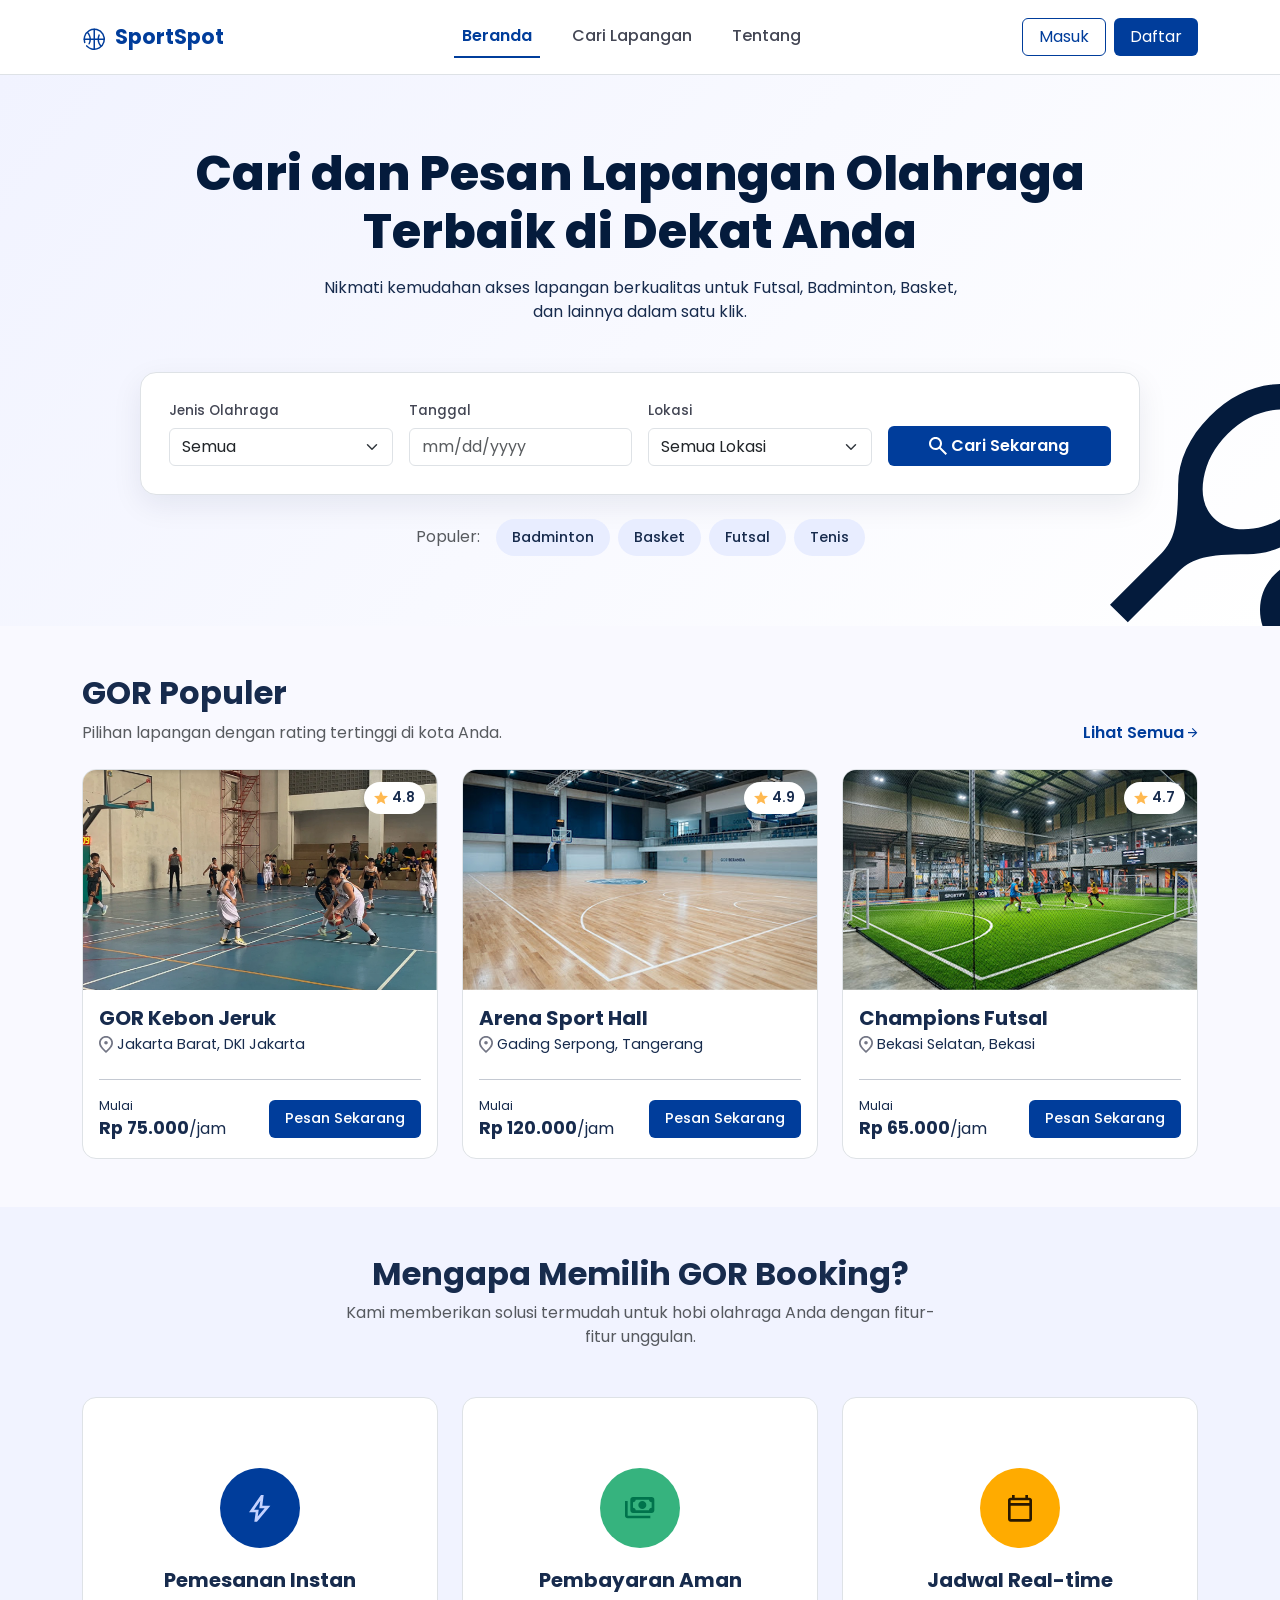
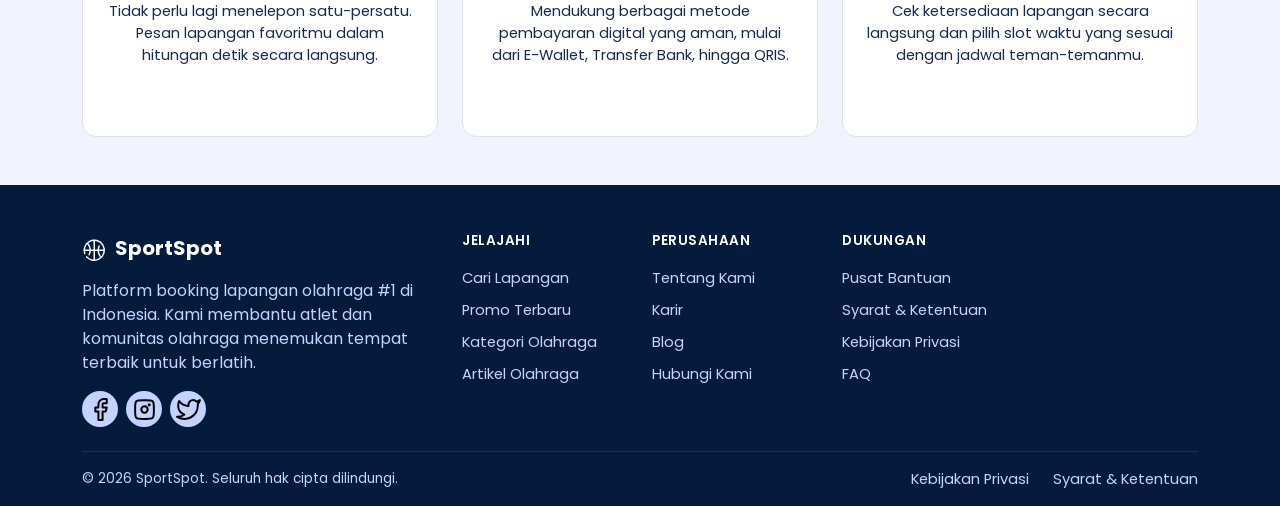
<file: index.html>
<!doctype html>
<html lang="id">
  <head>
    <meta charset="UTF-8" />
    <meta name="viewport" content="width=device-width, initial-scale=1.0" />
    <title>SportSpot - Cari dan Pesan Lapangan Olahraga</title>

    <link
      href="https://cdn.jsdelivr.net/npm/bootstrap@5.3.3/dist/css/bootstrap.min.css"
      rel="stylesheet"
    />
    <link rel="preconnect" href="https://fonts.googleapis.com" />
    <link
      href="https://fonts.googleapis.com/css2?family=Poppins:wght@400;500;600;700;800&display=swap"
      rel="stylesheet"
    />

    <link rel="stylesheet" href="./style/index.css" />
  </head>
  <body>
    <nav
      class="navbar navbar-expand-lg navbar-light bg-white navbar-custom py-3 border-bottom"
    >
      <div class="container">
        <a
          class="navbar-brand brand-logo d-flex align-items-center gap-2"
          href="/index.html"
        >
          <img src="/img/icon/Basketball.svg" alt="logo" />
          SportSpot
        </a>
        <button
          class="navbar-toggler"
          type="button"
          data-bs-toggle="collapse"
          data-bs-target="#navMenu"
        >
          <span class="navbar-toggler-icon"></span>
        </button>
        <div class="collapse navbar-collapse" id="navMenu">
          <ul class="navbar-nav mx-auto gap-lg-4">
            <li class="nav-item">
              <a class="nav-link active" href="#">Beranda</a>
            </li>
            <li class="nav-item">
              <a class="nav-link" href="/cari_lapangan.html">Cari Lapangan</a>
            </li>
            <li class="nav-item">
              <a class="nav-link" href="/about_us.html">Tentang</a>
            </li>
          </ul>
          <div class="d-flex gap-2 mt-3 mt-lg-0">
            <button class="btn btn-outline-primary px-3">Masuk</button>
            <button class="btn btn-navy px-3">Daftar</button>
          </div>
        </div>
      </div>
    </nav>

    <!-- ================= HERO ================= -->
    <section class="hero-section text-center">
      <div class="hero-deco">
        <img src="/img/icon/raket.svg" alt="raket" />
      </div>
      <div class="container position-relative">
        <h1 class="hero-title display-5 mb-3">
          Cari dan Pesan Lapangan Olahraga<br />Terbaik di Dekat Anda
        </h1>
        <p class="hero-subtitle mb-5">
          Nikmati kemudahan akses lapangan berkualitas untuk Futsal, Badminton,
          Basket, dan lainnya dalam satu klik.
        </p>

        <!-- form pencarian -->
        <div class="search-card mx-auto" style="max-width: 1000px">
          <div class="row g-3 align-items-end text-start">
            <div class="col-md-3">
              <div class="search-label">Jenis Olahraga</div>
              <select id="heroOlahraga" class="form-select">
                <option>Semua</option>
                <option>Badminton</option>
                <option>Basket</option>
                <option>Futsal</option>
                <option>Tenis</option>
              </select>
            </div>
            <div class="col-md-3">
              <div class="search-label">Tanggal</div>
              <input
                id="heroTanggal"
                type="text"
                class="form-control"
                placeholder="mm/dd/yyyy"
              />
            </div>
            <div class="col-md-3">
              <div class="search-label">Lokasi</div>
              <select id="heroLokasi" class="form-select">
                <option value="">Semua Lokasi</option>
                <option value="Jakarta Barat">Jakarta Barat</option>
                <option value="Bekasi">Bekasi</option>
                <option value="Tangerang">Tangerang</option>
                <option value="Salatiga">Salatiga</option>
              </select>
            </div>
            <div class="col-md-3">
              <button
                id="heroSearchBtn"
                class="btn btn-search btn-primary w-100 py-2"
              >
                <img src="/img/icon/magnifier.svg" alt="kaca pembesar" />
                Cari Sekarang
              </button>
            </div>
          </div>
        </div>

        <!-- badge populer -->
        <div
          class="mt-4 d-flex justify-content-center align-items-center flex-wrap gap-2"
        >
          <span class="text-muted me-2">Populer:</span>
          <span
            class="badge-popular badge-populer-item"
            data-olahraga="Badminton"
            >Badminton</span
          >
          <span class="badge-popular badge-populer-item" data-olahraga="Basket"
            >Basket</span
          >
          <span class="badge-popular badge-populer-item" data-olahraga="Futsal"
            >Futsal</span
          >
          <span class="badge-popular badge-populer-item" data-olahraga="Tenis"
            >Tenis</span
          >
        </div>
      </div>
    </section>

    <!-- ================= GOR POPULER ================= -->
    <section class="py-5 populer-section">
      <div class="container">
        <div class="d-flex justify-content-between align-items-end mb-4">
          <div>
            <h2 class="section-title">GOR Populer</h2>
            <p class="text-muted mb-0">
              Pilihan lapangan dengan rating tertinggi di kota Anda.
            </p>
          </div>
          <a href="/cari_lapangan.html" class="link-view-all d-none d-md-block">
            Lihat Semua
            <img src="/img/icon/arrow.svg" alt="panah" />
          </a>
        </div>

        <div class="row g-4">
          <!-- card 1 -->
          <div class="col-md-4">
            <div class="gor-card h-100 d-flex flex-column">
              <div class="position-relative">
                <span class="rating-badge">
                  <img src="/img/icon/star.svg" alt="bintang" />
                  4.8
                </span>
                <img src="/img/gor_kebon_jerok.png" alt="gor" />
              </div>
              <div class="p-3 flex-grow-1 d-flex flex-column">
                <h5 class="gor-title mb-1">GOR Kebon Jeruk</h5>
                <p class="gor-location mb-2">
                  <img src="/img/icon/Icon.svg" alt="lokasi" />
                  Jakarta Barat, DKI Jakarta
                </p>
                <hr />
                <div
                  class="d-flex justify-content-between align-items-center mt-auto"
                >
                  <div>
                    <div class="gor-price-label">Mulai</div>
                    <div class="gor-price">
                      Rp 75.000<span class="fw-normal fs-6">/jam</span>
                    </div>
                  </div>
                  <a href="/detail_gor.html">
                    <button class="btn btn-pesan px-3 py-2">
                      Pesan Sekarang
                    </button>
                  </a>
                </div>
              </div>
            </div>
          </div>

          <!-- card 2 -->
          <div class="col-md-4">
            <div class="gor-card h-100 d-flex flex-column">
              <div class="position-relative">
                <img src="/img/arena_sport_hall.png" alt="gor" />
                <span class="rating-badge">
                  <img src="/img/icon/star.svg" alt="bintang" />
                  4.9
                </span>
              </div>
              <div class="p-3 flex-grow-1 d-flex flex-column">
                <h5 class="gor-title mb-1">Arena Sport Hall</h5>
                <p class="gor-location mb-2">
                  <img src="/img/icon/Icon.svg" alt="lokasi" />
                  Gading Serpong, Tangerang
                </p>
                <hr />
                <div
                  class="d-flex justify-content-between align-items-center mt-auto"
                >
                  <div>
                    <div class="gor-price-label">Mulai</div>
                    <div class="gor-price">
                      Rp 120.000<span class="fw-normal fs-6">/jam</span>
                    </div>
                  </div>
                  <a href="/detail_gor.html">
                    <button class="btn btn-pesan px-3 py-2">
                      Pesan Sekarang
                    </button>
                  </a>
                </div>
              </div>
            </div>
          </div>

          <!-- card 3 -->
          <div class="col-md-4">
            <div class="gor-card h-100 d-flex flex-column">
              <div class="position-relative">
                <img src="/img/champions_futsal.png" alt="gor" />
                <span class="rating-badge">
                  <img src="/img/icon/star.svg" alt="bintang" />
                  4.7
                </span>
              </div>
              <div class="p-3 flex-grow-1 d-flex flex-column">
                <h5 class="gor-title mb-1">Champions Futsal</h5>
                <p class="gor-location mb-2">
                  <img src="/img/icon/Icon.svg" alt="lokasi" />
                  Bekasi Selatan, Bekasi
                </p>
                <hr />
                <div
                  class="d-flex justify-content-between align-items-center mt-auto"
                >
                  <div>
                    <div class="gor-price-label">Mulai</div>
                    <div class="gor-price">
                      Rp 65.000<span class="fw-normal fs-6">/jam</span>
                    </div>
                  </div>
                  <a href="/detail_gor.html">
                    <button class="btn btn-pesan px-3 py-2">
                      Pesan Sekarang
                    </button>
                  </a>
                </div>
              </div>
            </div>
          </div>
        </div>
      </div>
    </section>

    <!-- ================= KENAPA PILIH ================= -->
    <section class="why-section py-5">
      <div class="container text-center">
        <h2 class="section-title mb-2">Mengapa Memilih GOR Booking?</h2>
        <p class="text-muted mb-5 mx-auto" style="max-width: 600px">
          Kami memberikan solusi termudah untuk hobi olahraga Anda dengan
          fitur-fitur unggulan.
        </p>

        <div class="row g-4">
          <div class="col-md-4">
            <div class="why-card">
              <div class="why-icon icon-blue">
                <img src="img/icon/listrik.svg" alt="petir" />
              </div>
              <h5 class="why-title">Pemesanan Instan</h5>
              <p class="why-text mb-0">
                Tidak perlu lagi menelepon satu-persatu. Pesan lapangan
                favoritmu dalam hitungan detik secara langsung.
              </p>
            </div>
          </div>
          <div class="col-md-4">
            <div class="why-card">
              <div class="why-icon icon-green">
                <img src="/img/icon/money.svg" alt="uang" />
              </div>
              <h5 class="why-title">Pembayaran Aman</h5>
              <p class="why-text mb-0">
                Mendukung berbagai metode pembayaran digital yang aman, mulai
                dari E-Wallet, Transfer Bank, hingga QRIS.
              </p>
            </div>
          </div>
          <div class="col-md-4">
            <div class="why-card">
              <div class="why-icon icon-orange">
                <img src="img/icon/calender.svg" alt="kalender" />
              </div>
              <h5 class="why-title">Jadwal Real-time</h5>
              <p class="why-text mb-0">
                Cek ketersediaan lapangan secara langsung dan pilih slot waktu
                yang sesuai dengan jadwal teman-temanmu.
              </p>
            </div>
          </div>
        </div>
      </div>
    </section>

    <!-- ================= FOOTER ================= -->
    <footer class="pt-5">
      <div class="container">
        <div class="row g-4 pb-4 text-center text-md-start">
          <div class="col-12 col-md-4">
            <a
              href="/index.html"
              class="footer-brand mb-3 fs-5 text-decoration-none d-inline-flex align-items-center gap-2"
            >
              <img src="img/icon/Basketball-putih.svg" alt="logo" />
              SportSpot
            </a>
            <p class="mb-3">
              Platform booking lapangan olahraga #1 di Indonesia. Kami membantu
              atlet dan komunitas olahraga menemukan tempat terbaik untuk
              berlatih.
            </p>
            <div
              class="d-flex gap-2 justify-content-center justify-content-md-start"
            >
              <a href="#" class="footer-social">
                <img src="img/icon/Facebook.svg" alt="fb" />
              </a>
              <a href="#" class="footer-social">
                <img src="img/icon/insta.svg" alt="insta" />
              </a>
              <a href="#" class="footer-social">
                <img src="img/icon/Twitter.svg" alt="twitter" />
              </a>
            </div>
          </div>

          <div class="col-6 col-md-2">
            <h6 class="mb-3">JELAJAHI</h6>
            <ul class="list-unstyled d-flex flex-column gap-2">
              <li><a href="/cari_lapangan.html">Cari Lapangan</a></li>
              <li><a href="#">Promo Terbaru</a></li>
              <li><a href="#">Kategori Olahraga</a></li>
              <li><a href="#">Artikel Olahraga</a></li>
            </ul>
          </div>

          <div class="col-6 col-md-2">
            <h6 class="mb-3">PERUSAHAAN</h6>
            <ul class="list-unstyled d-flex flex-column gap-2">
              <li><a href="/about_us.html">Tentang Kami</a></li>
              <li><a href="#">Karir</a></li>
              <li><a href="#">Blog</a></li>
              <li><a href="#">Hubungi Kami</a></li>
            </ul>
          </div>

          <div class="col-6 col-md-2">
            <h6 class="mb-3">DUKUNGAN</h6>
            <ul class="list-unstyled d-flex flex-column gap-2">
              <li><a href="#">Pusat Bantuan</a></li>
              <li><a href="#">Syarat & Ketentuan</a></li>
              <li><a href="#">Kebijakan Privasi</a></li>
              <li><a href="#">FAQ</a></li>
            </ul>
          </div>
        </div>

        <div
          class="footer-bottom d-flex flex-column flex-md-row justify-content-between align-items-center py-3 gap-2 text-center"
        >
          <span>© 2026 SportSpot. Seluruh hak cipta dilindungi.</span>
          <div class="d-flex gap-4">
            <a href="#">Kebijakan Privasi</a>
            <a href="#">Syarat & Ketentuan</a>
          </div>
        </div>
      </div>
    </footer>

    <script src="https://cdn.jsdelivr.net/npm/bootstrap@5.3.3/dist/js/bootstrap.bundle.min.js"></script>

    <script>
      (function () {
        var olahragaSelect = document.getElementById("heroOlahraga");
        var tanggalInput = document.getElementById("heroTanggal");
        var lokasiInput = document.getElementById("heroLokasi");
        var searchBtn = document.getElementById("heroSearchBtn");

        function goToCariLapangan() {
          var params = new URLSearchParams();
          if (olahragaSelect.value)
            params.set("olahraga", olahragaSelect.value);
          if (tanggalInput.value.trim())
            params.set("tanggal", tanggalInput.value.trim());
          if (lokasiInput.value.trim())
            params.set("lokasi", lokasiInput.value.trim());
          window.location.href = "/cari_lapangan.html?" + params.toString();
        }

        searchBtn.addEventListener("click", function (e) {
          e.preventDefault();
          goToCariLapangan();
        });

        // badge populer -> langsung isi olahraga & redirect
        document
          .querySelectorAll(".badge-populer-item")
          .forEach(function (badge) {
            badge.style.cursor = "pointer";
            badge.addEventListener("click", function () {
              olahragaSelect.value = badge.dataset.olahraga;
              goToCariLapangan();
            });
          });
      })();
    </script>
  </body>
</html>
</file>
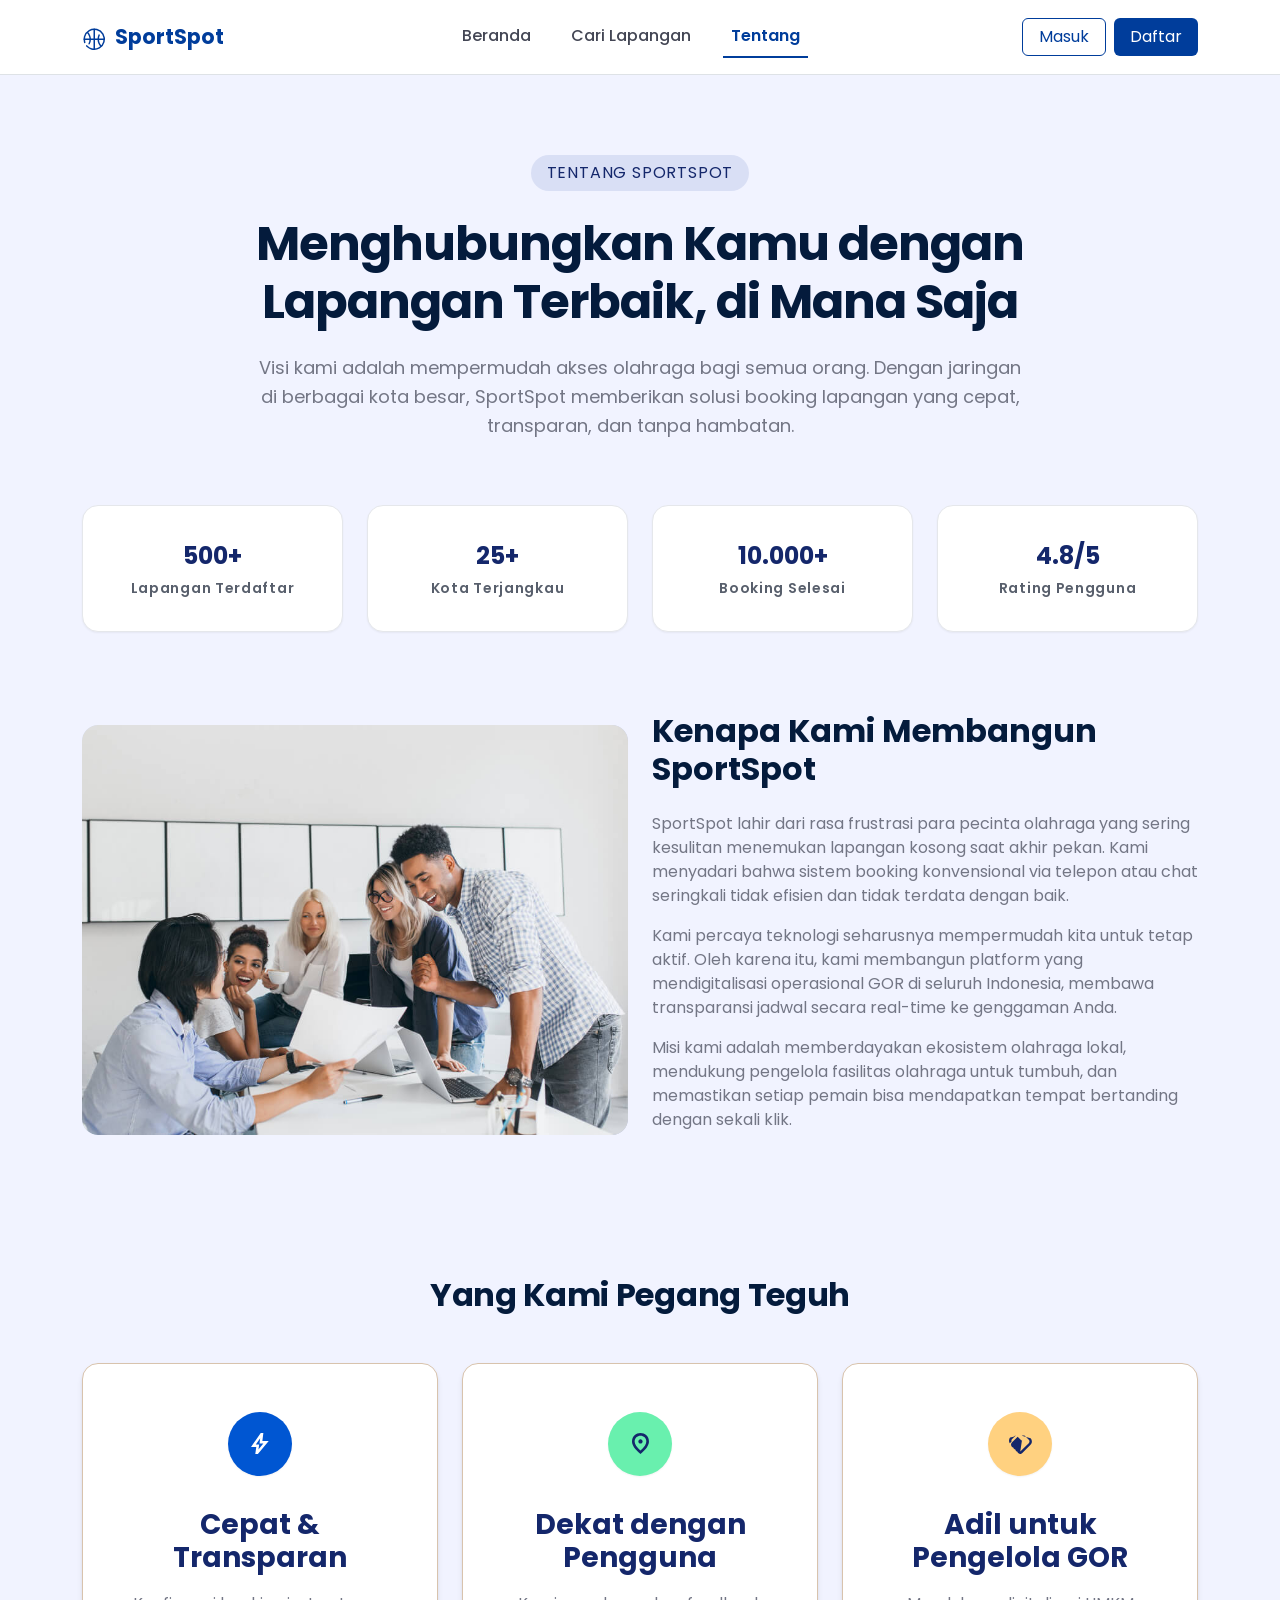
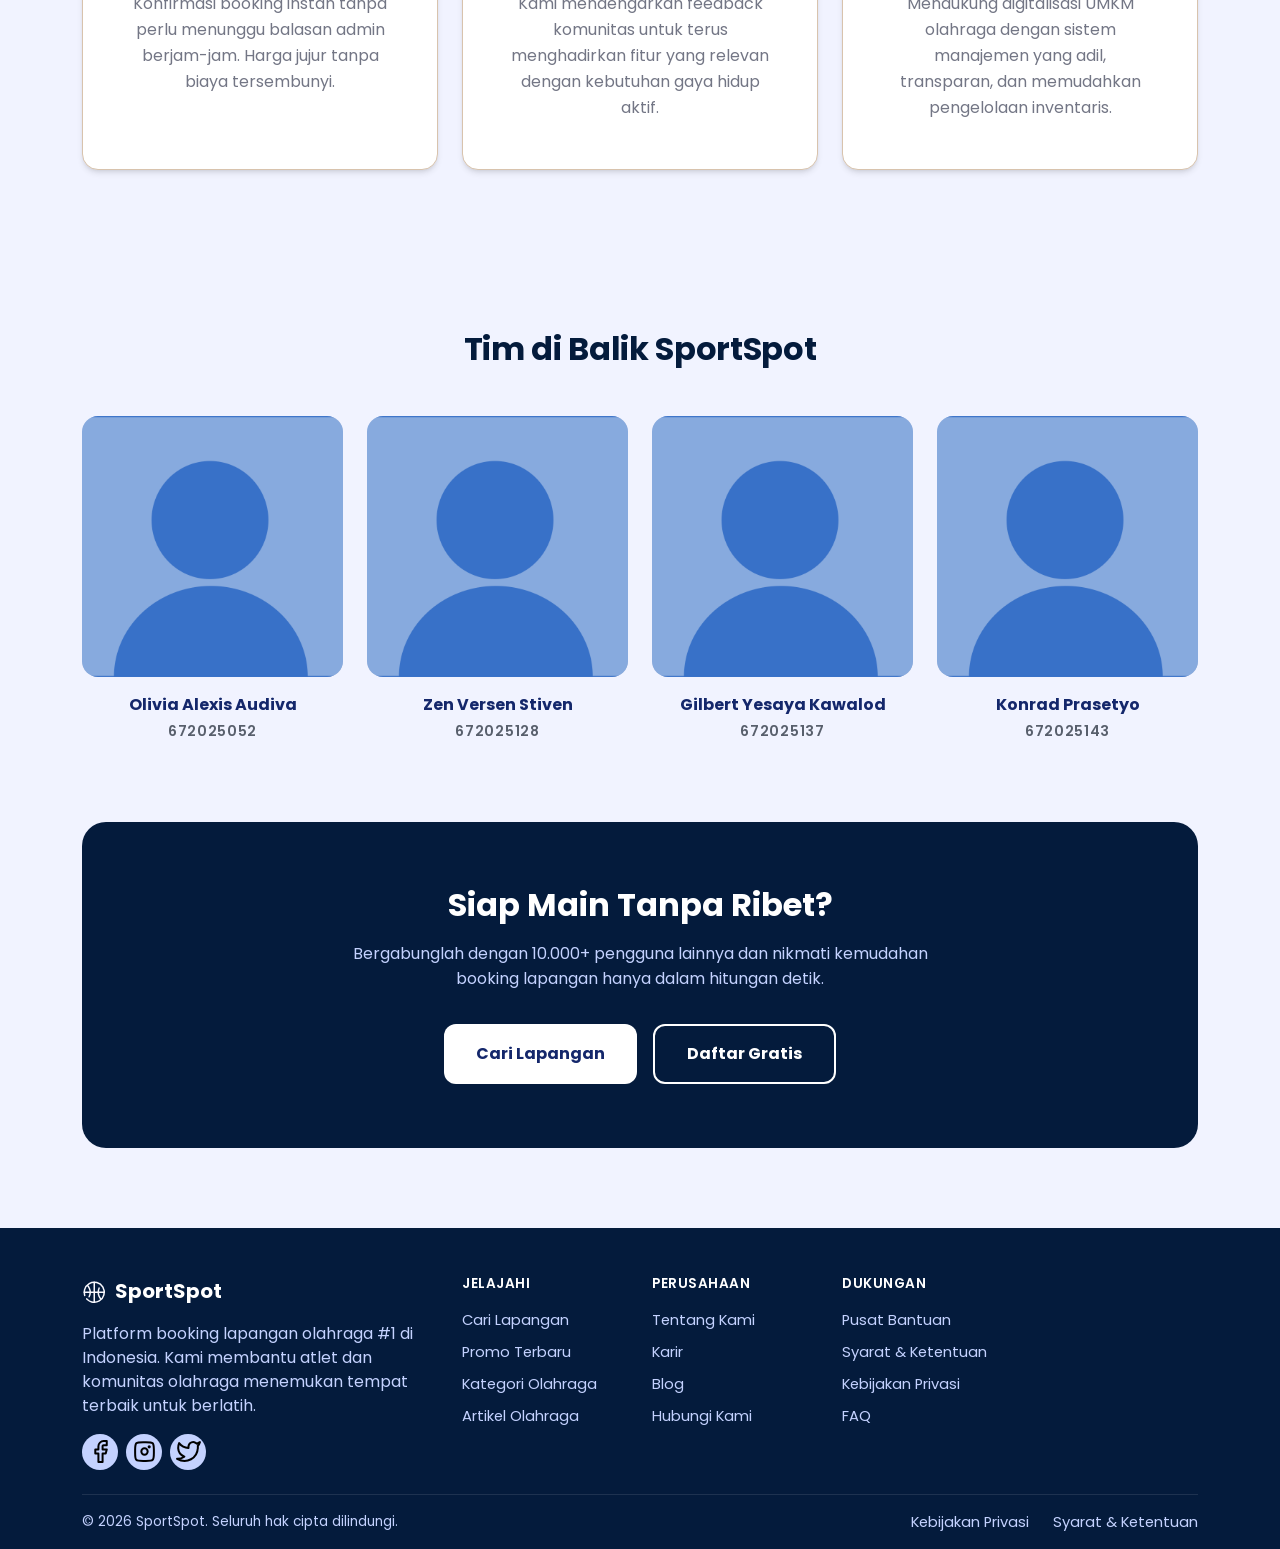
<file: about_us.html>
<!doctype html>
<html lang="id">
  <head>
    <meta charset="UTF-8" />
    <meta name="viewport" content="width=device-width, initial-scale=1.0" />
    <title>SportSpot - Tentang Kami</title>

    <link
      href="https://cdn.jsdelivr.net/npm/bootstrap@5.3.3/dist/css/bootstrap.min.css"
      rel="stylesheet"
    />
    <link rel="preconnect" href="https://fonts.googleapis.com" />
    <link
      href="https://fonts.googleapis.com/css2?family=Poppins:wght@400;500;600;700;800&display=swap"
      rel="stylesheet"
    />

    <link rel="stylesheet" href="./style/index.css" />
    <link rel="stylesheet" href="./style/about_us.css" />
  </head>
  <body class="about-page">
    <nav
      class="navbar navbar-expand-lg navbar-light bg-white navbar-custom py-3 border-bottom"
    >
      <div class="container">
        <a
          class="navbar-brand brand-logo d-flex align-items-center gap-2"
          href="/index.html"
        >
          <img src="/img/icon/Basketball.svg" alt="logo" />
          SportSpot
        </a>
        <button
          class="navbar-toggler"
          type="button"
          data-bs-toggle="collapse"
          data-bs-target="#navMenu"
        >
          <span class="navbar-toggler-icon"></span>
        </button>
        <div class="collapse navbar-collapse" id="navMenu">
          <ul class="navbar-nav mx-auto gap-lg-4">
            <li class="nav-item">
              <a class="nav-link" href="/index.html">Beranda</a>
            </li>
            <li class="nav-item">
              <a class="nav-link" href="/cari_lapangan.html">Cari Lapangan</a>
            </li>
            <li class="nav-item">
              <a class="nav-link active" href="#">Tentang</a>
            </li>
          </ul>
          <div class="d-flex gap-2 mt-3 mt-lg-0">
            <button class="btn btn-outline-primary px-3">Masuk</button>
            <button class="btn btn-navy px-3">Daftar</button>
          </div>
        </div>
      </div>
    </nav>

    <!-- ================= HERO ================= -->
    <section class="about-hero">
      <div class="container">
        <span class="about-hero-badge">TENTANG SPORTSPOT</span>
        <h1 class="about-hero-title display-5">
          Menghubungkan Kamu dengan<br />Lapangan Terbaik, di Mana Saja
        </h1>
        <p class="about-hero-subtitle">
          Visi kami adalah mempermudah akses olahraga bagi semua orang.
          Dengan jaringan di berbagai kota besar, SportSpot memberikan
          solusi booking lapangan yang cepat, transparan, dan tanpa
          hambatan.
        </p>
      </div>
    </section>

    <!-- ================= STATS STRIP ================= -->
    <section class="about-stats">
      <div class="container">
        <div class="row g-4">
          <div class="col-6 col-md-3">
            <div class="about-stat-card">
              <div class="about-stat-value">500+</div>
              <div class="about-stat-label">Lapangan Terdaftar</div>
            </div>
          </div>
          <div class="col-6 col-md-3">
            <div class="about-stat-card">
              <div class="about-stat-value">25+</div>
              <div class="about-stat-label">Kota Terjangkau</div>
            </div>
          </div>
          <div class="col-6 col-md-3">
            <div class="about-stat-card">
              <div class="about-stat-value">10.000+</div>
              <div class="about-stat-label">Booking Selesai</div>
            </div>
          </div>
          <div class="col-6 col-md-3">
            <div class="about-stat-card">
              <div class="about-stat-value">4.8/5</div>
              <div class="about-stat-label">Rating Pengguna</div>
            </div>
          </div>
        </div>
      </div>
    </section>

    <!-- ================= WHY WE BUILT ================= -->
    <section class="pb-5">
      <div class="container">
        <div class="row g-4 align-items-center">
          <div class="col-lg-6">
            <div class="about-story-image">
              <img src="/img/team_project.jpg" alt="Suasana lapangan olahraga" />
            </div>
          </div>
          <div class="col-lg-6">
            <h2 class="about-story-title">
              Kenapa Kami Membangun SportSpot
            </h2>
            <p class="about-story-text">
              SportSpot lahir dari rasa frustrasi para pecinta olahraga yang
              sering kesulitan menemukan lapangan kosong saat akhir pekan.
              Kami menyadari bahwa sistem booking konvensional via telepon
              atau chat seringkali tidak efisien dan tidak terdata dengan
              baik.
            </p>
            <p class="about-story-text">
              Kami percaya teknologi seharusnya mempermudah kita untuk tetap
              aktif. Oleh karena itu, kami membangun platform yang
              mendigitalisasi operasional GOR di seluruh Indonesia, membawa
              transparansi jadwal secara real-time ke genggaman Anda.
            </p>
            <p class="about-story-text">
              Misi kami adalah memberdayakan ekosistem olahraga lokal,
              mendukung pengelola fasilitas olahraga untuk tumbuh, dan
              memastikan setiap pemain bisa mendapatkan tempat bertanding
              dengan sekali klik.
            </p>
          </div>
        </div>
      </div>
    </section>

    <!-- ================= VALUES SECTION ================= -->
    <section class="about-values-section">
      <div class="container">
        <h2 class="about-section-title">Yang Kami Pegang Teguh</h2>
        <div class="row g-4">
          <div class="col-md-4">
            <div class="about-value-card">
              <div class="about-value-icon icon-blue">
                <svg width="18" height="22" viewBox="0 0 18 22" fill="none" xmlns="http://www.w3.org/2000/svg">
                  <path d="M7.46853 16.4402L12.375 10.5087H8.51635L9.18482 5.24353L4.80005 11.5652H8.17613L7.46853 16.4402V16.4402M4.28262 21.074L5.28262 14.074H0L9.74895 0H12.3566L11.3566 8H17.7381L6.87613 21.074H4.28262V21.074" fill="white"/>
                </svg>
              </div>
              <h3 class="about-value-title">Cepat & Transparan</h3>
              <p class="about-value-text mb-0">
                Konfirmasi booking instan tanpa perlu menunggu balasan admin
                berjam-jam. Harga jujur tanpa biaya tersembunyi.
              </p>
            </div>
          </div>
          <div class="col-md-4">
            <div class="about-value-card">
              <div class="about-value-icon icon-green">
                <svg width="17" height="21" viewBox="0 0 17 21" fill="none" xmlns="http://www.w3.org/2000/svg">
                  <path d="M8.48046 10.6218C9.07756 10.6218 9.58373 10.4142 9.99894 9.99894C10.4142 9.58372 10.6218 9.07756 10.6218 8.48046C10.6218 7.88336 10.4142 7.37719 9.99894 6.96198C9.58373 6.54676 9.07756 6.33915 8.48046 6.33915C7.88336 6.33915 7.37719 6.54676 6.96198 6.96198C6.54676 7.37719 6.33915 7.88336 6.33915 8.48046C6.33915 9.07756 6.54676 9.58372 6.96198 9.99894C7.37719 10.4142 7.88336 10.6218 8.48046 10.6218M8.48046 17.4489C10.4478 15.6576 11.9114 14.0583 12.8712 12.6511C13.831 11.2439 14.3109 9.90148 14.3109 8.62393C14.3109 6.87321 13.7482 5.43988 12.6228 4.32394C11.4975 3.208 10.1167 2.65003 8.48046 2.65003C6.84423 2.65003 5.46344 3.208 4.33807 4.32394C3.21271 5.43988 2.65003 6.87321 2.65003 8.62393C2.65003 9.90148 3.12992 11.2415 4.08971 12.644C5.04949 14.0466 6.51307 15.6482 8.48046 17.4489M8.48046 20.9609C5.64639 18.5834 3.52447 16.4037 2.11468 14.4218C0.704894 12.4399 0 10.5073 0 8.62393C0 5.99204 0.853626 3.89675 2.56088 2.33805C4.26813 0.77935 6.24132 0 8.48046 0C10.7196 0 12.6928 0.77935 14.4 2.33805C16.1073 3.89675 16.9609 5.99204 16.9609 8.62393C16.9609 10.5073 16.256 12.4399 14.8462 14.4218C13.4365 16.4037 11.3145 18.5834 8.48046 20.9609Z" fill="#14276B"/>
                </svg>
              </div>
              <h3 class="about-value-title">Dekat dengan Pengguna</h3>
              <p class="about-value-text mb-0">
                Kami mendengarkan feedback komunitas untuk terus
                menghadirkan fitur yang relevan dengan kebutuhan gaya hidup
                aktif.
              </p>
            </div>
          </div>
          <div class="col-md-4">
            <div class="about-value-card">
              <div class="about-value-icon icon-orange">
                <svg width="23" height="21" viewBox="0 0 23 21" fill="none" xmlns="http://www.w3.org/2000/svg">
                  <path d="M11.2754 18.4381L19.7689 10.1587C19.9972 9.93046 20.1689 9.66778 20.2841 9.37067C20.3993 9.07357 20.4569 8.76704 20.4569 8.4511C20.4569 8.12791 20.3993 7.81722 20.2841 7.51902C20.1689 7.22083 19.9972 6.96123 19.7689 6.74021L16.0417 3.01307C15.8396 2.80365 15.6106 2.65546 15.3548 2.5685C15.099 2.48154 14.8283 2.43807 14.5428 2.43807C13.9414 2.43807 13.3524 2.5468 12.776 2.76449L21.5928 5.13151C22.0138 5.55252 22.3338 6.06249 22.5526 6.66141C22.7715 7.26033 22.8809 7.86051 22.8809 8.46197C22.8809 9.07284 22.7644 9.68299 22.5314 10.2924C22.2984 10.9018 21.962 11.4265 21.5222 11.8663L13.3504 20.0131C13.07 20.2935 12.7521 20.5075 12.3966 20.6549C12.0412 20.8024 11.6638 20.8761 11.2645 20.8761C10.5914 20.8761 9.989 20.6673 9.45747 20.2495C8.92595 19.8317 8.59026 19.2957 8.4504 18.6413C7.92142 18.5392 7.4629 18.2917 7.07486 17.899C6.68682 17.5062 6.44171 17.0453 6.33953 16.5163C5.81997 16.4048 5.37033 16.1578 4.99062 15.7756C4.61091 15.3933 4.36526 14.9461 4.25366 14.4337C3.61091 14.3033 3.07776 13.9718 2.6542 13.4392C2.23065 12.9066 2.01888 12.2906 2.01888 11.5913C2.01888 11.2109 2.09315 10.8406 2.2417 10.4805C2.39025 10.1203 2.60004 9.80472 2.87106 9.5337L8.67106 3.74457L12.2145 7.28807C12.4067 7.48008 12.6516 7.51902 12.6069 7.46633C12.7475 7.46633 12.8631 7.4205 12.9537 7.32883C13.0443 7.23716 13.0895 7.12104 13.0895 6.98046C13.0895 6.91379 13.0747 6.84006 13.045 6.75926C13.0153 6.67847 12.9754 6.6214 12.9254 6.58807L9.30802 2.97067C9.13411 2.78009 8.90984 2.64368 8.6352 2.56143C8.36056 2.47919 8.07106 2.43807 7.76671 2.43807C7.1841 2.43807 6.60457 2.5468 6.02811 2.76449C5.45166 2.98218 4.9493 3.29774 4.52104 3.71117L1.20801 4.58695C0.820323 4.97463 0.528837 5.41286 0.333547 5.90163C0.138258 6.3904 0.0286566 6.91993 0.00474406 7.49023C-0.0191685 7.9569 0.0473178 8.43353 0.204203 8.92012C0.361088 9.40672 0.576487 9.81342 0.8504 10.1402L2.61129 8.37934C2.54897 8.23369 2.50114 8.08496 2.46781 7.93316C2.43448 7.78135 2.42977 7.6337 2.45368 7.49023C2.47759 7.24313 2.53248 7.01486 2.61835 6.80544C2.70422 6.59602 2.80802 6.43044 2.92976 6.30871L6.25692 2.97067C6.4475 2.78009 6.6725 2.64368 6.93192 2.56143C7.19135 2.47919 7.46961 2.43807 7.76671 2.43807C8.07106 2.43807 8.36056 2.47919 8.6352 2.56143C8.90984 2.64368 9.13411 2.78009 9.30802 2.97067L12.9254 6.58807C12.9754 6.6214 13.0153 6.67847 13.045 6.75926L11.2754 18.4381Z" fill="#14276B"/>
                </svg>
              </div>
              <h3 class="about-value-title">Adil untuk Pengelola GOR</h3>
              <p class="about-value-text mb-0">
                Mendukung digitalisasi UMKM olahraga dengan sistem manajemen
                yang adil, transparan, dan memudahkan pengelolaan
                inventaris.
              </p>
            </div>
          </div>
        </div>
      </div>
    </section>

    <!-- ================= TEAM SECTION ================= -->
    <section class="about-team-section">
      <div class="container">
        <h2 class="about-section-title">Tim di Balik SportSpot</h2>
        <div class="row g-4">
          <div class="col-6 col-md-3">
            <div class="about-team-photo">
              <img src="/img/profile_picture.png" alt="Andika Pratama" />
            </div>
            <div class="about-team-name">Olivia Alexis Audiva</div>
            <div class="about-team-role">672025052</div>
          </div>
          <div class="col-6 col-md-3">
            <div class="about-team-photo">
              <img src="/img/profile_picture.png" alt="Siti Rahmawati" />
            </div>
            <div class="about-team-name">Zen Versen Stiven</div>
            <div class="about-team-role">672025128</div>
          </div>
          <div class="col-6 col-md-3">
            <div class="about-team-photo">
              <img src="/img/profile_picture.png" alt="Budi Santoso" />
            </div>
            <div class="about-team-name">Gilbert Yesaya Kawalod</div>
            <div class="about-team-role">672025137</div>
          </div>
          <div class="col-6 col-md-3">
            <div class="about-team-photo">
              <img src="/img/profile_picture.png" alt="Maya Indah" />
            </div>
            <div class="about-team-name">Konrad Prasetyo</div>
            <div class="about-team-role">672025143</div>
          </div>
        </div>
      </div>
    </section>

    <!-- ================= CTA SECTION ================= -->
    <section class="container">
      <div class="about-cta-section">
        <h2 class="about-cta-title">Siap Main Tanpa Ribet?</h2>
        <p class="about-cta-text">
          Bergabunglah dengan 10.000+ pengguna lainnya dan nikmati kemudahan
          booking lapangan hanya dalam hitungan detik.
        </p>
        <div class="about-cta-buttons">
          <a href="/cari_lapangan.html">
            <button class="btn-cta-light">Cari Lapangan</button>
          </a>
          <button class="btn-cta-outline-light">Daftar Gratis</button>
        </div>
      </div>
    </section>

    <!-- ================= FOOTER ================= -->
    <footer class="pt-5">
      <div class="container">
        <div class="row g-4 pb-4 text-center text-md-start">
          <div class="col-12 col-md-4">
            <a
              href="/index.html"
              class="footer-brand mb-3 fs-5 text-decoration-none d-inline-flex align-items-center gap-2"
            >
              <img src="img/icon/Basketball-putih.svg" alt="logo" />
              SportSpot
            </a>
            <p class="mb-3">
              Platform booking lapangan olahraga #1 di Indonesia. Kami membantu
              atlet dan komunitas olahraga menemukan tempat terbaik untuk
              berlatih.
            </p>
            <div
              class="d-flex gap-2 justify-content-center justify-content-md-start"
            >
              <a href="#" class="footer-social">
                <img src="img/icon/Facebook.svg" alt="fb" />
              </a>
              <a href="#" class="footer-social">
                <img src="img/icon/insta.svg" alt="insta" />
              </a>
              <a href="#" class="footer-social">
                <img src="img/icon/Twitter.svg" alt="twitter" />
              </a>
            </div>
          </div>

          <div class="col-6 col-md-2">
            <h6 class="mb-3">JELAJAHI</h6>
            <ul class="list-unstyled d-flex flex-column gap-2">
              <li><a href="/cari_lapangan.html">Cari Lapangan</a></li>
              <li><a href="#">Promo Terbaru</a></li>
              <li><a href="#">Kategori Olahraga</a></li>
              <li><a href="#">Artikel Olahraga</a></li>
            </ul>
          </div>

          <div class="col-6 col-md-2">
            <h6 class="mb-3">PERUSAHAAN</h6>
            <ul class="list-unstyled d-flex flex-column gap-2">
              <li><a href="/about_us.html">Tentang Kami</a></li>
              <li><a href="#">Karir</a></li>
              <li><a href="#">Blog</a></li>
              <li><a href="#">Hubungi Kami</a></li>
            </ul>
          </div>

          <div class="col-6 col-md-2">
            <h6 class="mb-3">DUKUNGAN</h6>
            <ul class="list-unstyled d-flex flex-column gap-2">
              <li><a href="#">Pusat Bantuan</a></li>
              <li><a href="#">Syarat & Ketentuan</a></li>
              <li><a href="#">Kebijakan Privasi</a></li>
              <li><a href="#">FAQ</a></li>
            </ul>
          </div>
        </div>

        <div
          class="footer-bottom d-flex flex-column flex-md-row justify-content-between align-items-center py-3 gap-2 text-center"
        >
          <span>© 2026 SportSpot. Seluruh hak cipta dilindungi.</span>
          <div class="d-flex gap-4">
            <a href="#">Kebijakan Privasi</a>
            <a href="#">Syarat & Ketentuan</a>
          </div>
        </div>
      </div>
    </footer>

    <script src="https://cdn.jsdelivr.net/npm/bootstrap@5.3.3/dist/js/bootstrap.bundle.min.js"></script>
  </body>
</html>
</file>
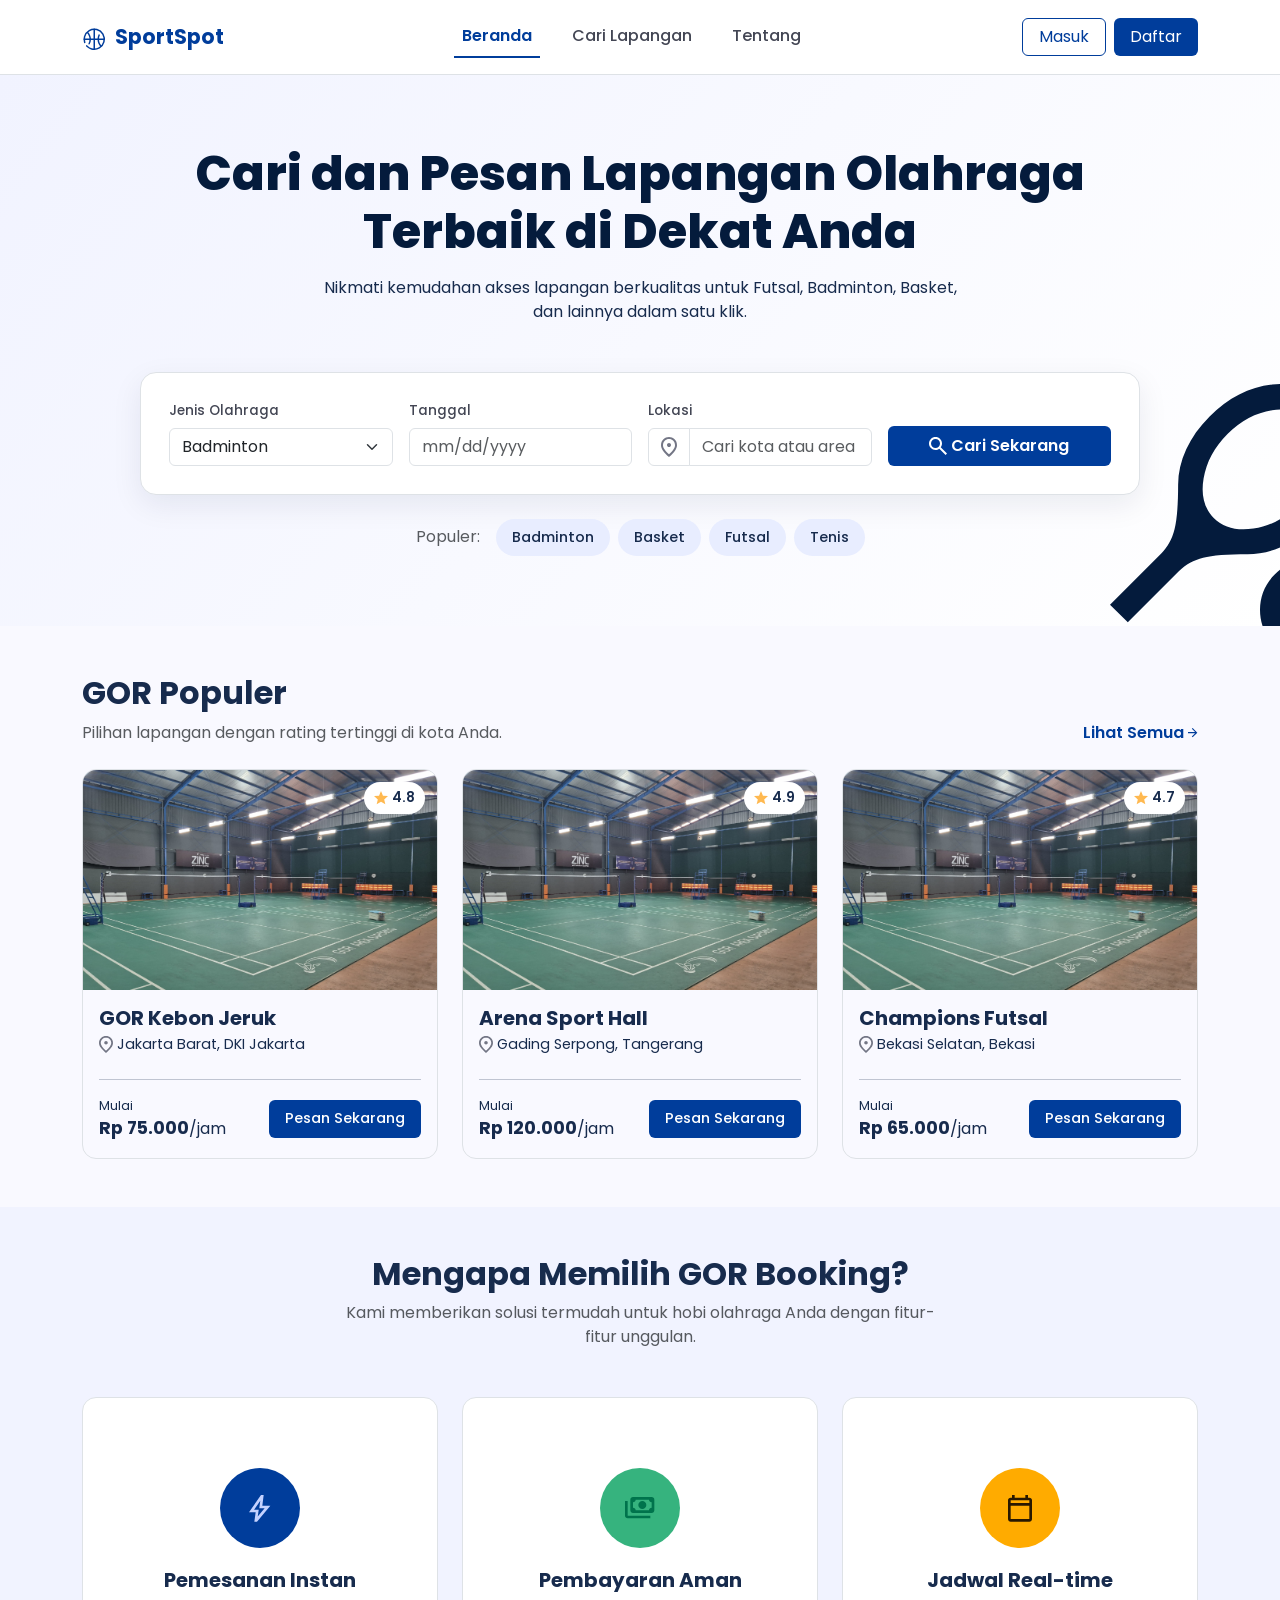
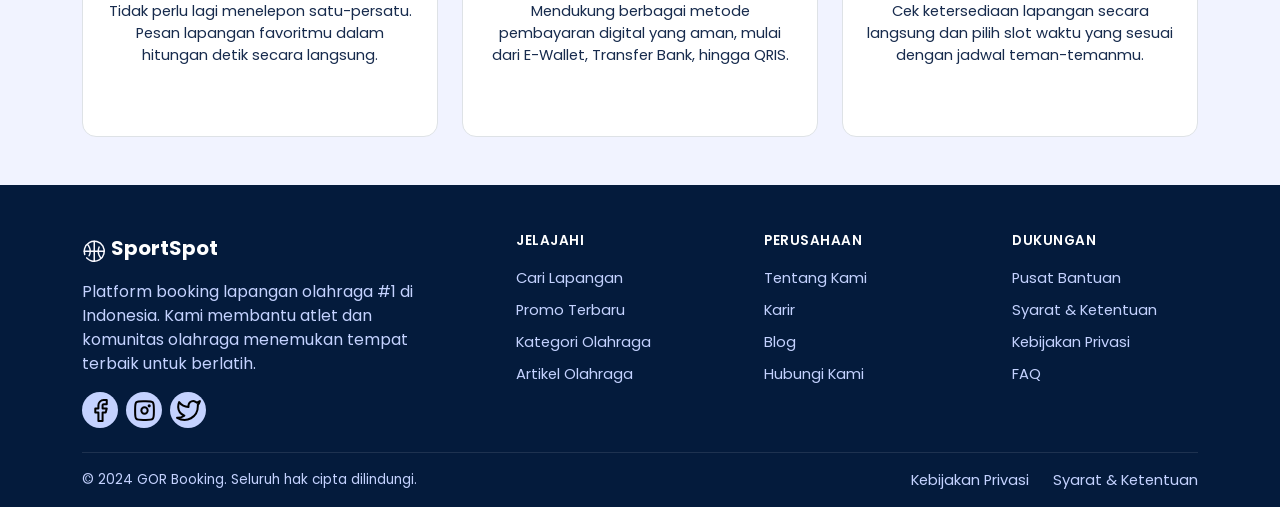
<file: beranda.html>
<!doctype html>
<html lang="id">
  <head>
    <meta charset="UTF-8" />
    <meta name="viewport" content="width=device-width, initial-scale=1.0" />
    <title>SportSpot - Cari dan Pesan Lapangan Olahraga</title>

    <link
      href="https://cdn.jsdelivr.net/npm/bootstrap@5.3.3/dist/css/bootstrap.min.css"
      rel="stylesheet"
    />
    <link rel="preconnect" href="https://fonts.googleapis.com" />
    <link
      href="https://fonts.googleapis.com/css2?family=Poppins:wght@400;500;600;700;800&display=swap"
      rel="stylesheet"
    />

    <link rel="stylesheet" href="./style/beranda.css" />
  </head>
  <body>
    <nav
      class="navbar navbar-expand-lg navbar-light bg-white navbar-custom py-3 border-bottom"
    >
      <div class="container">
        <a
          class="navbar-brand brand-logo d-flex align-items-center gap-2"
          href="#"
        >
          <img src="/img/icon/Basketball.svg" alt="logo" />
          SportSpot
        </a>
        <button
          class="navbar-toggler"
          type="button"
          data-bs-toggle="collapse"
          data-bs-target="#navMenu"
        >
          <span class="navbar-toggler-icon"></span>
        </button>
        <div class="collapse navbar-collapse" id="navMenu">
          <ul class="navbar-nav mx-auto gap-lg-4">
            <li class="nav-item">
              <a class="nav-link active" href="#">Beranda</a>
            </li>
            <li class="nav-item">
              <a class="nav-link" href="/jelajahi_gor.html">Cari Lapangan</a>
            </li>
            <li class="nav-item">
              <a class="nav-link" href="/about_us.html">Tentang</a>
            </li>
          </ul>
          <div class="d-flex gap-2 mt-3 mt-lg-0">
            <button class="btn btn-outline-primary px-3">Masuk</button>
            <button class="btn btn-navy px-3">Daftar</button>
          </div>
        </div>
      </div>
    </nav>

    <!-- ================= HERO ================= -->
    <section class="hero-section text-center">
      <div class="hero-deco">
        <img src="/img/icon/raket.svg" alt="raket" />
      </div>
      <div class="container position-relative">
        <h1 class="hero-title display-5 mb-3">
          Cari dan Pesan Lapangan Olahraga<br />Terbaik di Dekat Anda
        </h1>
        <p class="hero-subtitle mb-5">
          Nikmati kemudahan akses lapangan berkualitas untuk Futsal, Badminton,
          Basket, dan lainnya dalam satu klik.
        </p>

        <!-- form pencarian -->
        <div class="search-card mx-auto" style="max-width: 1000px">
          <div class="row g-3 align-items-end text-start">
            <div class="col-md-3">
              <div class="search-label">Jenis Olahraga</div>
              <select class="form-select">
                <option>Badminton</option>
                <option>Basket</option>
                <option>Futsal</option>
                <option>Tenis</option>
              </select>
            </div>
            <div class="col-md-3">
              <div class="search-label">Tanggal</div>
              <input
                type="text"
                class="form-control"
                placeholder="mm/dd/yyyy"
              />
            </div>
            <div class="col-md-3">
              <div class="search-label">Lokasi</div>
              <div class="input-group">
                <span class="input-group-text bg-white">
                  <img src="/img/icon/Icon.svg" alt="lokasi" />
                </span>
                <input
                  type="text"
                  class="form-control"
                  placeholder="Cari kota atau area"
                />
              </div>
            </div>
            <div class="col-md-3">
              <button class="btn btn-search btn-primary w-100 py-2">
                <img src="/img/icon/magnifier.svg" alt="kaca pembesar" />
                Cari Sekarang
              </button>
            </div>
          </div>
        </div>

        <!-- badge populer -->
        <div
          class="mt-4 d-flex justify-content-center align-items-center flex-wrap gap-2"
        >
          <span class="text-muted me-2">Populer:</span>
          <span class="badge-popular">Badminton</span>
          <span class="badge-popular">Basket</span>
          <span class="badge-popular">Futsal</span>
          <span class="badge-popular">Tenis</span>
        </div>
      </div>
    </section>

    <!-- ================= GOR POPULER ================= -->
    <section class="py-5 populer-section">
      <div class="container">
        <div class="d-flex justify-content-between align-items-end mb-4">
          <div>
            <h2 class="section-title">GOR Populer</h2>
            <p class="text-muted mb-0">
              Pilihan lapangan dengan rating tertinggi di kota Anda.
            </p>
          </div>
          <a href="#" class="link-view-all d-none d-md-block">
            Lihat Semua
            <img src="/img/icon/arrow.svg" alt="panah" />
          </a>
        </div>

        <div class="row g-4">
          <!-- card 1 -->
          <div class="col-md-4">
            <div class="gor-card h-100 d-flex flex-column">
              <div class="position-relative">
                <span class="rating-badge">
                  <img src="/img/icon/star.svg" alt="bintang" />
                  4.8
                </span>
                <img src="/img/gor.jpg" alt="gor" />
              </div>
              <div class="p-3 flex-grow-1 d-flex flex-column">
                <h5 class="gor-title mb-1">GOR Kebon Jeruk</h5>
                <p class="gor-location mb-2">
                  <img src="/img/icon/Icon.svg" alt="lokasi" />
                  Jakarta Barat, DKI Jakarta
                </p>
                <hr />
                <div
                  class="d-flex justify-content-between align-items-center mt-auto"
                >
                  <div>
                    <div class="gor-price-label">Mulai</div>
                    <div class="gor-price">
                      Rp 75.000<span class="fw-normal fs-6">/jam</span>
                    </div>
                  </div>
                  <a href="/jelajahi_gor.html">
                    <button class="btn btn-pesan px-3 py-2">
                      Pesan Sekarang
                    </button>
                  </a>
                </div>
              </div>
            </div>
          </div>

          <!-- card 2 -->
          <div class="col-md-4">
            <div class="gor-card h-100 d-flex flex-column">
              <div class="position-relative">
                <img src="/img/gor.jpg" alt="gor" />
                <span class="rating-badge">
                  <img src="/img/icon/star.svg" alt="bintang" />
                  4.9
                </span>
              </div>
              <div class="p-3 flex-grow-1 d-flex flex-column">
                <h5 class="gor-title mb-1">Arena Sport Hall</h5>
                <p class="gor-location mb-2">
                  <img src="/img/icon/Icon.svg" alt="lokasi" />
                  Gading Serpong, Tangerang
                </p>
                <hr />
                <div
                  class="d-flex justify-content-between align-items-center mt-auto"
                >
                  <div>
                    <div class="gor-price-label">Mulai</div>
                    <div class="gor-price">
                      Rp 120.000<span class="fw-normal fs-6">/jam</span>
                    </div>
                  </div>
                  <a href="/jelajahi_gor.html">
                    <button class="btn btn-pesan px-3 py-2">
                      Pesan Sekarang
                    </button>
                  </a>
                </div>
              </div>
            </div>
          </div>

          <!-- card 3 -->
          <div class="col-md-4">
            <div class="gor-card h-100 d-flex flex-column">
              <div class="position-relative">
                <img src="/img/gor.jpg" alt="gor" />
                <span class="rating-badge">
                  <img src="/img/icon/star.svg" alt="bintang" />
                  4.7
                </span>
              </div>
              <div class="p-3 flex-grow-1 d-flex flex-column">
                <h5 class="gor-title mb-1">Champions Futsal</h5>
                <p class="gor-location mb-2">
                  <img src="/img/icon/Icon.svg" alt="lokasi" />
                  Bekasi Selatan, Bekasi
                </p>
                <hr />
                <div
                  class="d-flex justify-content-between align-items-center mt-auto"
                >
                  <div>
                    <div class="gor-price-label">Mulai</div>
                    <div class="gor-price">
                      Rp 65.000<span class="fw-normal fs-6">/jam</span>
                    </div>
                  </div>
                  <a href="/jelajahi_gor.html">
                    <button class="btn btn-pesan px-3 py-2">
                      Pesan Sekarang
                    </button>
                  </a>
                </div>
              </div>
            </div>
          </div>
        </div>
      </div>
    </section>

    <!-- ================= KENAPA PILIH ================= -->
    <section class="why-section py-5">
      <div class="container text-center">
        <h2 class="section-title mb-2">Mengapa Memilih GOR Booking?</h2>
        <p class="text-muted mb-5 mx-auto" style="max-width: 600px">
          Kami memberikan solusi termudah untuk hobi olahraga Anda dengan
          fitur-fitur unggulan.
        </p>

        <div class="row g-4">
          <div class="col-md-4">
            <div class="why-card">
              <div class="why-icon icon-blue">
                <img src="img/icon/listrik.svg" alt="petir" />
              </div>
              <h5 class="why-title">Pemesanan Instan</h5>
              <p class="why-text mb-0">
                Tidak perlu lagi menelepon satu-persatu. Pesan lapangan
                favoritmu dalam hitungan detik secara langsung.
              </p>
            </div>
          </div>
          <div class="col-md-4">
            <div class="why-card">
              <div class="why-icon icon-green">
                <img src="/img/icon/money.svg" alt="uang" />
              </div>
              <h5 class="why-title">Pembayaran Aman</h5>
              <p class="why-text mb-0">
                Mendukung berbagai metode pembayaran digital yang aman, mulai
                dari E-Wallet, Transfer Bank, hingga QRIS.
              </p>
            </div>
          </div>
          <div class="col-md-4">
            <div class="why-card">
              <div class="why-icon icon-orange">
                <img src="img/icon/calender.svg" alt="kalender" />
              </div>
              <h5 class="why-title">Jadwal Real-time</h5>
              <p class="why-text mb-0">
                Cek ketersediaan lapangan secara langsung dan pilih slot waktu
                yang sesuai dengan jadwal teman-temanmu.
              </p>
            </div>
          </div>
        </div>
      </div>
    </section>

    <!-- ================= FOOTER ================= -->
    <footer class="pt-5">
      <div class="container">
        <div class="d-flex flex-row justify-content-between g-4 pb-4">
          <div class="col-md-4">
            <div class="footer-brand mb-3 fs-5">
              <img src="img/icon/Basketball-putih.svg" alt="logo" />
              SportSpot
            </div>
            <p class="mb-3">
              Platform booking lapangan olahraga #1 di Indonesia. Kami membantu
              atlet dan komunitas olahraga menemukan tempat terbaik untuk
              berlatih.
            </p>
            <div class="d-flex gap-2">
              <a href="#" class="footer-social">
                <img src="img/icon/Facebook.svg" alt="fb" />
              </a>
              <a href="#" class="footer-social">
                <img src="img/icon/insta.svg" alt="insta" />
              </a>
              <a href="#" class="footer-social">
                <img src="img/icon/Twitter.svg" alt="twitter" />
              </a>
            </div>
          </div>

          <div class="col-md-2 col-6">
            <h6 class="mb-3">JELAJAHI</h6>
            <ul class="list-unstyled d-flex flex-column gap-2">
              <li><a href="#">Cari Lapangan</a></li>
              <li><a href="#">Promo Terbaru</a></li>
              <li><a href="#">Kategori Olahraga</a></li>
              <li><a href="#">Artikel Olahraga</a></li>
            </ul>
          </div>

          <div class="col-md-2 col-6">
            <h6 class="mb-3">PERUSAHAAN</h6>
            <ul class="list-unstyled d-flex flex-column gap-2">
              <li><a href="#">Tentang Kami</a></li>
              <li><a href="#">Karir</a></li>
              <li><a href="#">Blog</a></li>
              <li><a href="#">Hubungi Kami</a></li>
            </ul>
          </div>

          <div class="col-md-2 col-6">
            <h6 class="mb-3">DUKUNGAN</h6>
            <ul class="list-unstyled d-flex flex-column gap-2">
              <li><a href="#">Pusat Bantuan</a></li>
              <li><a href="#">Syarat & Ketentuan</a></li>
              <li><a href="#">Kebijakan Privasi</a></li>
              <li><a href="#">FAQ</a></li>
            </ul>
          </div>
        </div>

        <div
          class="footer-bottom d-flex flex-column flex-md-row justify-content-between align-items-center py-3 gap-2"
        >
          <span>© 2024 GOR Booking. Seluruh hak cipta dilindungi.</span>
          <div class="d-flex gap-4">
            <a href="#">Kebijakan Privasi</a>
            <a href="#">Syarat & Ketentuan</a>
          </div>
        </div>
      </div>
    </footer>

    <script src="https://cdn.jsdelivr.net/npm/bootstrap@5.3.3/dist/js/bootstrap.bundle.min.js"></script>
  </body>
</html>
</file>
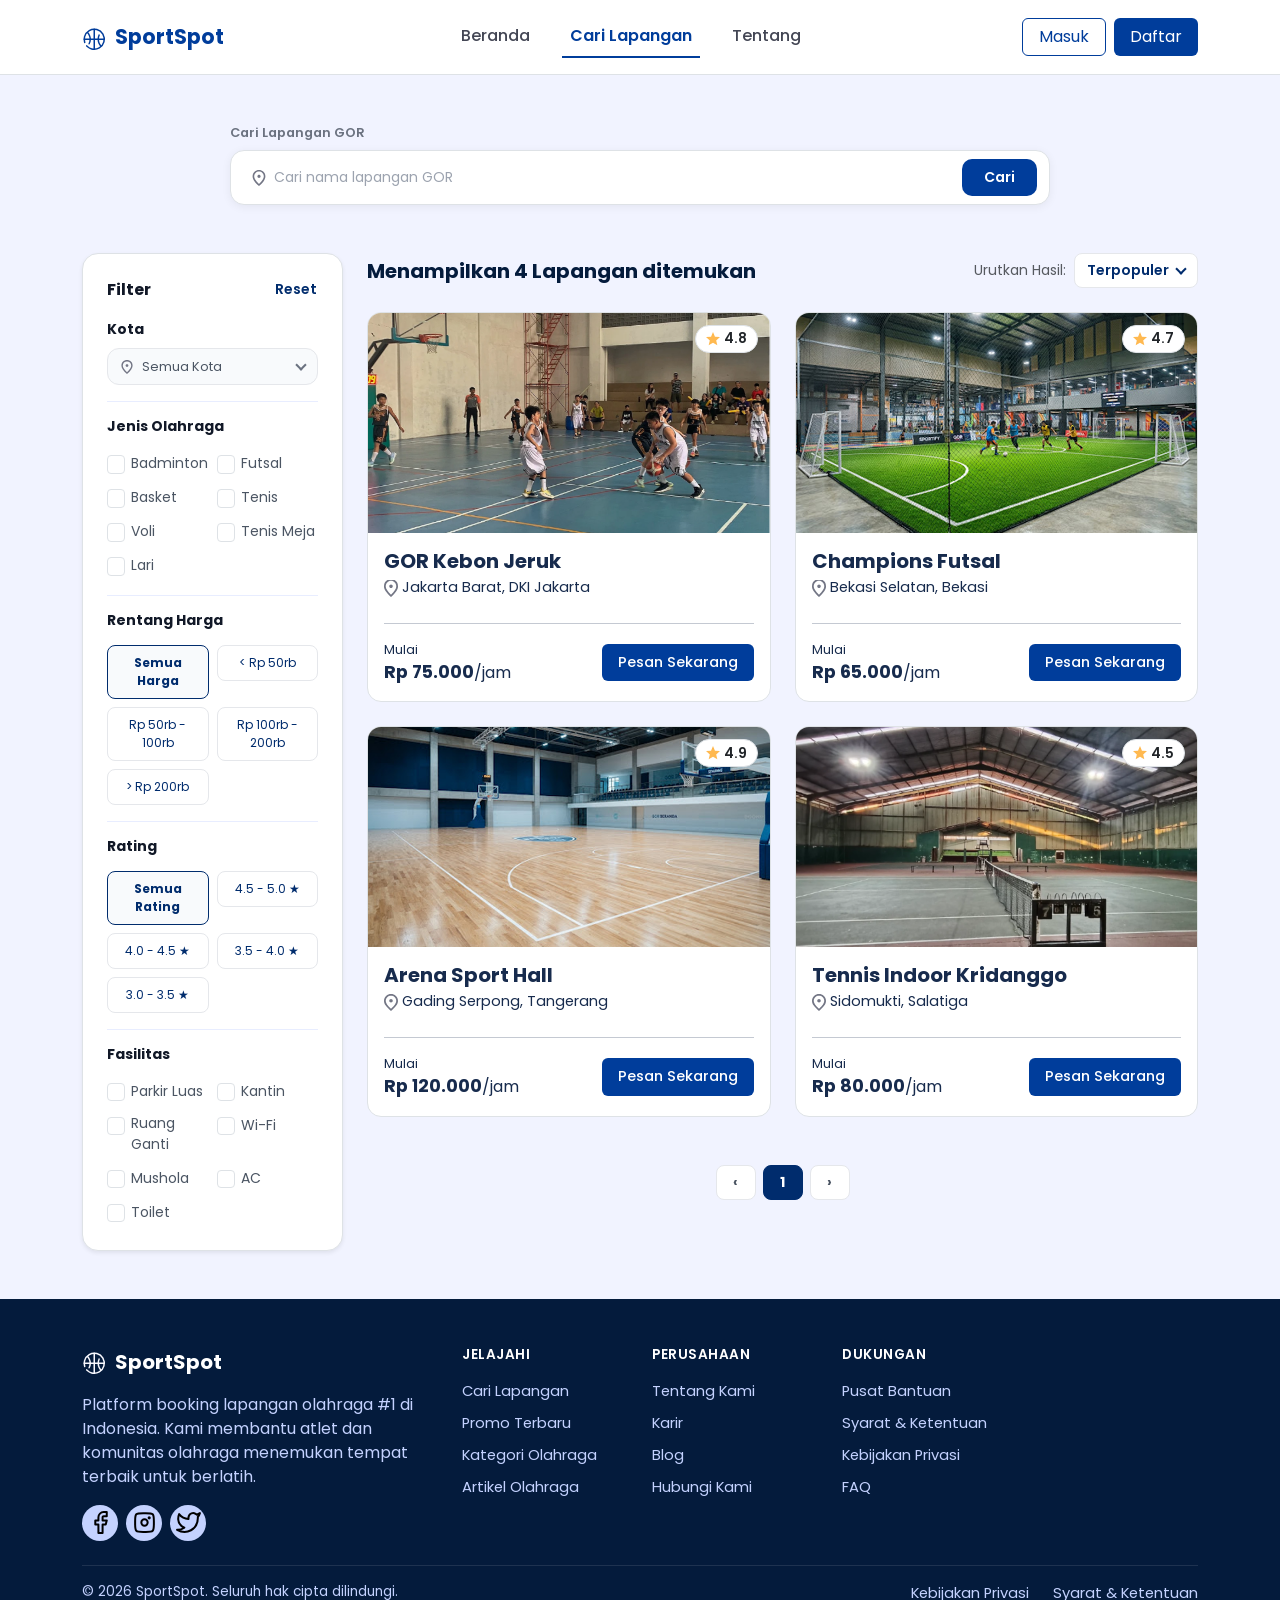
<file: cari_lapangan.html>
<!doctype html>
<html lang="id">
  <head>
    <meta charset="UTF-8" />
    <meta name="viewport" content="width=device-width, initial-scale=1.0" />
    <title>SportSpot - Cari Lapangan</title>

    <link
      href="https://cdn.jsdelivr.net/npm/bootstrap@5.3.3/dist/css/bootstrap.min.css"
      rel="stylesheet"
    />
    <link rel="preconnect" href="https://fonts.googleapis.com" />
    <link
      href="https://fonts.googleapis.com/css2?family=Poppins:wght@400;500;600;700;800&display=swap"
      rel="stylesheet"
    />

    <link rel="stylesheet" href="./style/index.css" />
    <link rel="stylesheet" href="./style/cari_lapangan.css" />
  </head>
  <body>
    <nav
      class="navbar navbar-expand-lg navbar-light bg-white navbar-custom py-3 border-bottom"
    >
      <div class="container">
        <a
          class="navbar-brand brand-logo d-flex align-items-center gap-2"
          href="/index.html"
        >
          <img src="/img/icon/Basketball.svg" alt="logo" />
          SportSpot
        </a>
        <button
          class="navbar-toggler"
          type="button"
          data-bs-toggle="collapse"
          data-bs-target="#navMenu"
        >
          <span class="navbar-toggler-icon"></span>
        </button>
        <div class="collapse navbar-collapse" id="navMenu">
          <ul class="navbar-nav mx-auto gap-lg-4">
            <li class="nav-item">
              <a class="nav-link" href="/index.html">Beranda</a>
            </li>
            <li class="nav-item">
              <a class="nav-link active" href="#">Cari Lapangan</a>
            </li>
            <li class="nav-item">
              <a class="nav-link" href="/about_us.html">Tentang</a>
            </li>
          </ul>
          <div class="d-flex gap-2 mt-3 mt-lg-0">
            <button class="btn btn-outline-primary px-3">Masuk</button>
            <button class="btn btn-navy px-3">Daftar</button>
          </div>
        </div>
      </div>
    </nav>

    <!-- ================= CARI LAPANGAN ================= -->
    <section class="cari-page py-5">
      <div class="container">
        <!-- search bar (reuse .search-card dari beranda.css, max-width via class .search-wrap, bukan inline style) -->
        <div class="search-wrap mx-auto mb-5">
          <label
            for="searchInput"
            class="search-caption d-block mb-2 fw-semibold small"
          >
            Cari Lapangan GOR
          </label>
          <div class="search-card">
            <div class="row g-2 align-items-center">
              <div class="col">
                <div class="input-group">
                  <span class="input-group-text bg-white border-0">
                    <img src="/img/icon/Icon.svg" alt="cari" />
                  </span>
                  <input
                    type="text"
                    id="searchInput"
                    class="form-control border-0"
                    placeholder="Cari nama lapangan GOR"
                  />
                </div>
              </div>
              <div class="col-auto">
                <button
                  id="searchBtn"
                  type="button"
                  class="btn btn-navy btn-search"
                  aria-label="Cari lapangan"
                >
                  Cari
                </button>
              </div>
            </div>
          </div>
        </div>

        <div class="row g-4">
          <!-- ================= FILTER SIDEBAR ================= -->
          <div class="col-lg-3">
            <div class="card border rounded-4 shadow-sm">
              <div class="card-body p-4">
                <div
                  class="d-flex justify-content-between align-items-center mb-3"
                >
                  <h2 class="filter-title h6 mb-0">Filter</h2>
                  <button
                    id="filterReset"
                    class="btn btn-link btn-sm p-0 fw-semibold text-decoration-none filter-reset"
                  >
                    Reset
                  </button>
                </div>

                <!-- KOTA (Bootstrap Dropdown, biar panah bisa animasi buka/tutup) -->
                <div class="mb-3">
                  <label class="form-label fw-bold small filter-section-title" id="filterKotaLabel">Kota</label>
                  <div class="dropdown filter-kota-group">
                    <button
                      type="button"
                      id="filterKota"
                      class="btn btn-sm w-100 d-flex justify-content-between align-items-center filter-kota-btn"
                      data-bs-toggle="dropdown"
                      aria-expanded="false"
                      aria-labelledby="filterKotaLabel"
                    >
                      <span class="d-flex align-items-center gap-2">
                        <img src="/img/icon/Icon.svg" alt="kota" width="14" height="14" />
                        <span class="filter-kota-text">Semua Kota</span>
                      </span>
                      <span class="filter-kota-chevron"></span>
                    </button>
                    <ul class="dropdown-menu w-100 filter-kota-menu" aria-labelledby="filterKota">
                      <li><a class="dropdown-item filter-kota-item active" href="#" data-value="Semua Kota">Semua Kota</a></li>
                      <li><a class="dropdown-item filter-kota-item" href="#" data-value="Jakarta Barat">Jakarta Barat</a></li>
                      <li><a class="dropdown-item filter-kota-item" href="#" data-value="Bekasi">Bekasi</a></li>
                      <li><a class="dropdown-item filter-kota-item" href="#" data-value="Tangerang">Tangerang</a></li>
                      <li><a class="dropdown-item filter-kota-item" href="#" data-value="Salatiga">Salatiga</a></li>
                    </ul>
                  </div>
                </div>

                <hr class="filter-divider" />

                <!-- JENIS OLAHRAGA -->
                <div class="mb-3">
                  <h3 class="fw-bold small filter-section-title mb-3">
                    Jenis Olahraga
                  </h3>
                  <div class="row row-cols-2 g-2">
                    <div class="col">
                      <div class="form-check">
                        <input
                          class="form-check-input filter-olahraga"
                          type="checkbox"
                          value="Badminton"
                          id="olahraga-badminton"
                        />
                        <label
                          class="form-check-label small"
                          for="olahraga-badminton"
                          >Badminton</label
                        >
                      </div>
                    </div>
                    <div class="col">
                      <div class="form-check">
                        <input
                          class="form-check-input filter-olahraga"
                          type="checkbox"
                          value="Futsal"
                          id="olahraga-futsal"
                        />
                        <label
                          class="form-check-label small"
                          for="olahraga-futsal"
                          >Futsal</label
                        >
                      </div>
                    </div>
                    <div class="col">
                      <div class="form-check">
                        <input
                          class="form-check-input filter-olahraga"
                          type="checkbox"
                          value="Basket"
                          id="olahraga-basket"
                        />
                        <label
                          class="form-check-label small"
                          for="olahraga-basket"
                          >Basket</label
                        >
                      </div>
                    </div>
                    <div class="col">
                      <div class="form-check">
                        <input
                          class="form-check-input filter-olahraga"
                          type="checkbox"
                          value="Tenis"
                          id="olahraga-tenis"
                        />
                        <label
                          class="form-check-label small"
                          for="olahraga-tenis"
                          >Tenis</label
                        >
                      </div>
                    </div>
                    <div class="col">
                      <div class="form-check">
                        <input
                          class="form-check-input filter-olahraga"
                          type="checkbox"
                          value="Voli"
                          id="olahraga-voli"
                        />
                        <label
                          class="form-check-label small"
                          for="olahraga-voli"
                          >Voli</label
                        >
                      </div>
                    </div>
                    <div class="col">
                      <div class="form-check">
                        <input
                          class="form-check-input filter-olahraga"
                          type="checkbox"
                          value="Tenis Meja"
                          id="olahraga-tenismeja"
                        />
                        <label
                          class="form-check-label small"
                          for="olahraga-tenismeja"
                          >Tenis Meja</label
                        >
                      </div>
                    </div>
                    <div class="col">
                      <div class="form-check">
                        <input
                          class="form-check-input filter-olahraga"
                          type="checkbox"
                          value="Lari"
                          id="olahraga-lari"
                        />
                        <label
                          class="form-check-label small"
                          for="olahraga-lari"
                          >Lari</label
                        >
                      </div>
                    </div>
                  </div>
                </div>

                <hr class="filter-divider" />

                <!-- RENTANG HARGA (single-select, sama kayak Rating) -->
                <div class="mb-3">
                  <h3 class="fw-bold small filter-section-title mb-3">
                    Rentang Harga
                  </h3>
                  <div class="row row-cols-2 g-2">
                    <div class="col">
                      <input
                        type="radio"
                        class="btn-check filter-harga"
                        name="harga"
                        id="harga-semua"
                        data-min="0"
                        data-max="999999999"
                        autocomplete="off"
                        checked
                      />
                      <label
                        class="btn btn-outline-primary btn-sm w-100 filter-toggle-btn"
                        for="harga-semua"
                        >Semua Harga</label
                      >
                    </div>
                    <div class="col">
                      <input
                        type="radio"
                        class="btn-check filter-harga"
                        name="harga"
                        id="harga-50"
                        data-min="0"
                        data-max="49999"
                        autocomplete="off"
                      />
                      <label
                        class="btn btn-outline-primary btn-sm w-100 filter-toggle-btn"
                        for="harga-50"
                        >&lt; Rp 50rb</label
                      >
                    </div>
                    <div class="col">
                      <input
                        type="radio"
                        class="btn-check filter-harga"
                        name="harga"
                        id="harga-50-100"
                        data-min="50000"
                        data-max="99999"
                        autocomplete="off"
                      />
                      <label
                        class="btn btn-outline-primary btn-sm w-100 filter-toggle-btn"
                        for="harga-50-100"
                        >Rp 50rb - 100rb</label
                      >
                    </div>
                    <div class="col">
                      <input
                        type="radio"
                        class="btn-check filter-harga"
                        name="harga"
                        id="harga-100-200"
                        data-min="100000"
                        data-max="199999"
                        autocomplete="off"
                      />
                      <label
                        class="btn btn-outline-primary btn-sm w-100 filter-toggle-btn"
                        for="harga-100-200"
                        >Rp 100rb - 200rb</label
                      >
                    </div>
                    <div class="col">
                      <input
                        type="radio"
                        class="btn-check filter-harga"
                        name="harga"
                        id="harga-200"
                        data-min="200000"
                        data-max="999999999"
                        autocomplete="off"
                      />
                      <label
                        class="btn btn-outline-primary btn-sm w-100 filter-toggle-btn"
                        for="harga-200"
                        >&gt; Rp 200rb</label
                      >
                    </div>
                  </div>
                </div>

                <hr class="filter-divider" />

                <!-- RATING (single-select, format rentang) -->
                <div class="mb-3">
                  <h3 class="fw-bold small filter-section-title mb-3">
                    Rating
                  </h3>
                  <div class="row row-cols-2 g-2">
                    <div class="col">
                      <input
                        type="radio"
                        class="btn-check filter-rating"
                        name="rating"
                        id="rating-semua"
                        data-min="0"
                        data-max="5"
                        autocomplete="off"
                        checked
                      />
                      <label
                        class="btn btn-outline-primary btn-sm w-100 filter-toggle-btn"
                        for="rating-semua"
                        >Semua Rating</label
                      >
                    </div>
                    <div class="col">
                      <input
                        type="radio"
                        class="btn-check filter-rating"
                        name="rating"
                        id="rating-45"
                        data-min="4.5"
                        data-max="5"
                        autocomplete="off"
                      />
                      <label
                        class="btn btn-outline-primary btn-sm w-100 filter-toggle-btn"
                        for="rating-45"
                        >4.5 - 5.0 &#9733;</label
                      >
                    </div>
                    <div class="col">
                      <input
                        type="radio"
                        class="btn-check filter-rating"
                        name="rating"
                        id="rating-40"
                        data-min="4.0"
                        data-max="4.49"
                        autocomplete="off"
                      />
                      <label
                        class="btn btn-outline-primary btn-sm w-100 filter-toggle-btn"
                        for="rating-40"
                        >4.0 - 4.5 &#9733;</label
                      >
                    </div>
                    <div class="col">
                      <input
                        type="radio"
                        class="btn-check filter-rating"
                        name="rating"
                        id="rating-35"
                        data-min="3.5"
                        data-max="3.99"
                        autocomplete="off"
                      />
                      <label
                        class="btn btn-outline-primary btn-sm w-100 filter-toggle-btn"
                        for="rating-35"
                        >3.5 - 4.0 &#9733;</label
                      >
                    </div>
                    <div class="col">
                      <input
                        type="radio"
                        class="btn-check filter-rating"
                        name="rating"
                        id="rating-30"
                        data-min="3.0"
                        data-max="3.49"
                        autocomplete="off"
                      />
                      <label
                        class="btn btn-outline-primary btn-sm w-100 filter-toggle-btn"
                        for="rating-30"
                        >3.0 - 3.5 &#9733;</label
                      >
                    </div>
                  </div>
                </div>

                <hr class="filter-divider" />

                <!-- FASILITAS (multi-select, AND: lapangan harus punya semua yang dicentang) -->
                <div>
                  <h3 class="fw-bold small filter-section-title mb-3">
                    Fasilitas
                  </h3>
                  <div class="row row-cols-2 g-2">
                    <div class="col">
                      <div class="form-check">
                        <input
                          class="form-check-input filter-fasilitas"
                          type="checkbox"
                          value="parkir"
                          id="fasilitas-parkir"
                        />
                        <label
                          class="form-check-label small"
                          for="fasilitas-parkir"
                          >Parkir Luas</label
                        >
                      </div>
                    </div>
                    <div class="col">
                      <div class="form-check">
                        <input
                          class="form-check-input filter-fasilitas"
                          type="checkbox"
                          value="kantin"
                          id="fasilitas-kantin"
                        />
                        <label
                          class="form-check-label small"
                          for="fasilitas-kantin"
                          >Kantin</label
                        >
                      </div>
                    </div>
                    <div class="col">
                      <div class="form-check">
                        <input
                          class="form-check-input filter-fasilitas"
                          type="checkbox"
                          value="ruang-ganti"
                          id="fasilitas-ruangganti"
                        />
                        <label
                          class="form-check-label small"
                          for="fasilitas-ruangganti"
                          >Ruang Ganti</label
                        >
                      </div>
                    </div>
                    <div class="col">
                      <div class="form-check">
                        <input
                          class="form-check-input filter-fasilitas"
                          type="checkbox"
                          value="wifi"
                          id="fasilitas-wifi"
                        />
                        <label
                          class="form-check-label small"
                          for="fasilitas-wifi"
                          >Wi-Fi</label
                        >
                      </div>
                    </div>
                    <div class="col">
                      <div class="form-check">
                        <input
                          class="form-check-input filter-fasilitas"
                          type="checkbox"
                          value="mushola"
                          id="fasilitas-mushola"
                        />
                        <label
                          class="form-check-label small"
                          for="fasilitas-mushola"
                          >Mushola</label
                        >
                      </div>
                    </div>
                    <div class="col">
                      <div class="form-check">
                        <input
                          class="form-check-input filter-fasilitas"
                          type="checkbox"
                          value="ac"
                          id="fasilitas-ac"
                        />
                        <label class="form-check-label small" for="fasilitas-ac"
                          >AC</label
                        >
                      </div>
                    </div>
                    <div class="col">
                      <div class="form-check">
                        <input
                          class="form-check-input filter-fasilitas"
                          type="checkbox"
                          value="toilet"
                          id="fasilitas-toilet"
                        />
                        <label
                          class="form-check-label small"
                          for="fasilitas-toilet"
                          >Toilet</label
                        >
                      </div>
                    </div>
                  </div>
                </div>
              </div>
            </div>
          </div>

          <!-- ================= RESULTS ================= -->
          <div class="col-lg-9">
            <div class="d-flex justify-content-between align-items-center mb-4">
              <h1 id="resultsCount" class="results-title h5 mb-0">
                Menampilkan 4 Lapangan ditemukan
              </h1>
              <div class="d-flex align-items-center gap-2">
                <label class="text-muted small mb-0" id="sortSelectLabel">Urutkan Hasil:</label>
                <div class="dropdown sort-select-group">
                  <button
                    type="button"
                    id="sortSelect"
                    class="btn btn-sm d-flex justify-content-between align-items-center gap-2 sort-select-btn"
                    data-bs-toggle="dropdown"
                    aria-expanded="false"
                    aria-labelledby="sortSelectLabel"
                  >
                    <span class="sort-select-text">Terpopuler</span>
                    <span class="sort-select-chevron"></span>
                  </button>
                  <ul class="dropdown-menu dropdown-menu-end sort-select-menu" aria-labelledby="sortSelect">
                    <li><a class="dropdown-item sort-select-item active" href="#" data-value="Terpopuler">Terpopuler</a></li>
                    <li><a class="dropdown-item sort-select-item" href="#" data-value="Harga Terendah">Harga Terendah</a></li>
                    <li><a class="dropdown-item sort-select-item" href="#" data-value="Harga Tertinggi">Harga Tertinggi</a></li>
                    <li><a class="dropdown-item sort-select-item" href="#" data-value="Rating Tertinggi">Rating Tertinggi</a></li>
                  </ul>
                </div>
              </div>
            </div>

            <!-- ================= NO RESULTS (Bootstrap Alert - komponen Umpan Balik) ================= -->
            <div
              id="noResults"
              class="alert alert-light border text-center d-none"
              role="alert"
            >
              Tidak ada lapangan yang cocok dengan filter kamu. Coba ubah
              kriteria pencarian.
            </div>

            <div id="resultsGrid" class="row g-4">
              <!-- card 1 -->
              <div
                class="col-md-6 gor-card-item"
                data-nama="GOR Kebon Jeruk"
                data-kota="Jakarta Barat"
                data-olahraga="Badminton"
                data-harga="75000"
                data-rating="4.8"
                data-fasilitas="parkir,kantin,wifi"
                data-popularitas="1"
              >
                <div class="gor-card h-100 d-flex flex-column">
                  <div class="position-relative">
                    <span
                      class="badge rounded-pill bg-white text-dark border rating-badge"
                    >
                      <img src="/img/icon/star.svg" alt="bintang" />
                      4.8
                    </span>
                    <img src="/img/gor_kebon_jerok.png" alt="gor" />
                  </div>
                  <div class="p-3 flex-grow-1 d-flex flex-column">
                    <h5 class="gor-title mb-1">GOR Kebon Jeruk</h5>
                    <p class="gor-location mb-2">
                      <img src="/img/icon/Icon.svg" alt="lokasi" />
                      Jakarta Barat, DKI Jakarta
                    </p>
                    <hr />
                    <div
                      class="d-flex justify-content-between align-items-center mt-auto"
                    >
                      <div>
                        <div class="gor-price-label">Mulai</div>
                        <div class="gor-price">
                          Rp 75.000<span class="fw-normal fs-6">/jam</span>
                        </div>
                      </div>
                      <a href="/detail_gor.html">
                        <button class="btn btn-pesan px-3 py-2">
                          Pesan Sekarang
                        </button>
                      </a>
                    </div>
                  </div>
                </div>
              </div>

              <!-- card 2 -->
              <div
                class="col-md-6 gor-card-item"
                data-nama="Champions Futsal"
                data-kota="Bekasi"
                data-olahraga="Futsal"
                data-harga="65000"
                data-rating="4.7"
                data-fasilitas="parkir,kantin,toilet"
                data-popularitas="2"
              >
                <div class="gor-card h-100 d-flex flex-column">
                  <div class="position-relative">
                    <span
                      class="badge rounded-pill bg-white text-dark border rating-badge"
                    >
                      <img src="/img/icon/star.svg" alt="bintang" />
                      4.7
                    </span>
                    <img src="/img/champions_futsal.png" alt="gor" />
                  </div>
                  <div class="p-3 flex-grow-1 d-flex flex-column">
                    <h5 class="gor-title mb-1">Champions Futsal</h5>
                    <p class="gor-location mb-2">
                      <img src="/img/icon/Icon.svg" alt="lokasi" />
                      Bekasi Selatan, Bekasi
                    </p>
                    <hr />
                    <div
                      class="d-flex justify-content-between align-items-center mt-auto"
                    >
                      <div>
                        <div class="gor-price-label">Mulai</div>
                        <div class="gor-price">
                          Rp 65.000<span class="fw-normal fs-6">/jam</span>
                        </div>
                      </div>
                      <a href="/detail_gor.html">
                        <button class="btn btn-pesan px-3 py-2">
                          Pesan Sekarang
                        </button>
                      </a>
                    </div>
                  </div>
                </div>
              </div>

              <!-- card 3 -->
              <div
                class="col-md-6 gor-card-item"
                data-nama="Arena Sport Hall"
                data-kota="Tangerang"
                data-olahraga="Basket"
                data-harga="120000"
                data-rating="4.9"
                data-fasilitas="parkir,ruang-ganti,ac"
                data-popularitas="3"
              >
                <div class="gor-card h-100 d-flex flex-column">
                  <div class="position-relative">
                    <span
                      class="badge rounded-pill bg-white text-dark border rating-badge"
                    >
                      <img src="/img/icon/star.svg" alt="bintang" />
                      4.9
                    </span>
                    <img src="/img/arena_sport_hall.png" alt="gor" />
                  </div>
                  <div class="p-3 flex-grow-1 d-flex flex-column">
                    <h5 class="gor-title mb-1">Arena Sport Hall</h5>
                    <p class="gor-location mb-2">
                      <img src="/img/icon/Icon.svg" alt="lokasi" />
                      Gading Serpong, Tangerang
                    </p>
                    <hr />
                    <div
                      class="d-flex justify-content-between align-items-center mt-auto"
                    >
                      <div>
                        <div class="gor-price-label">Mulai</div>
                        <div class="gor-price">
                          Rp 120.000<span class="fw-normal fs-6">/jam</span>
                        </div>
                      </div>
                      <a href="/detail_gor.html">
                        <button class="btn btn-pesan px-3 py-2">
                          Pesan Sekarang
                        </button>
                      </a>
                    </div>
                  </div>
                </div>
              </div>

              <!-- card 4 -->
              <div
                class="col-md-6 gor-card-item"
                data-nama="Tennis Indoor Kridanggo"
                data-kota="Salatiga"
                data-olahraga="Tenis"
                data-harga="80000"
                data-rating="4.5"
                data-fasilitas="parkir,wifi,toilet"
                data-popularitas="4"
              >
                <div class="gor-card h-100 d-flex flex-column">
                  <div class="position-relative">
                    <span
                      class="badge rounded-pill bg-white text-dark border rating-badge"
                    >
                      <img src="/img/icon/star.svg" alt="bintang" />
                      4.5
                    </span>
                    <img src="/img/tennis_indoor_kridanggo.png" alt="gor" />
                  </div>
                  <div class="p-3 flex-grow-1 d-flex flex-column">
                    <h5 class="gor-title mb-1">Tennis Indoor Kridanggo</h5>
                    <p class="gor-location mb-2">
                      <img src="/img/icon/Icon.svg" alt="lokasi" />
                      Sidomukti, Salatiga
                    </p>
                    <hr />
                    <div
                      class="d-flex justify-content-between align-items-center mt-auto"
                    >
                      <div>
                        <div class="gor-price-label">Mulai</div>
                        <div class="gor-price">
                          Rp 80.000<span class="fw-normal fs-6">/jam</span>
                        </div>
                      </div>
                      <a href="/detail_gor.html">
                        <button class="btn btn-pesan px-3 py-2">
                          Pesan Sekarang
                        </button>
                      </a>
                    </div>
                  </div>
                </div>
              </div>
            </div>

            <!-- ================= PAGINATION ================= -->
            <nav aria-label="Pagination" class="mt-5">
              <ul class="pagination justify-content-center gap-2 mb-0">
                <li class="page-item">
                  <a class="page-link rounded-3" href="#">&lsaquo;</a>
                </li>
                <li class="page-item active">
                  <a class="page-link rounded-3" href="#">1</a>
                </li>
                <li class="page-item">
                  <a class="page-link rounded-3" href="#">&rsaquo;</a>
                </li>
              </ul>
            </nav>
          </div>
        </div>
      </div>
    </section>

    <!-- ================= FOOTER ================= -->
    <footer class="pt-5">
      <div class="container">
        <div class="row g-4 pb-4 text-center text-md-start">
          <div class="col-12 col-md-4">
            <a
              href="/index.html"
              class="footer-brand mb-3 fs-5 text-decoration-none d-inline-flex align-items-center gap-2"
            >
              <img src="img/icon/Basketball-putih.svg" alt="logo" />
              SportSpot
            </a>
            <p class="mb-3">
              Platform booking lapangan olahraga #1 di Indonesia. Kami membantu
              atlet dan komunitas olahraga menemukan tempat terbaik untuk
              berlatih.
            </p>
            <div
              class="d-flex gap-2 justify-content-center justify-content-md-start"
            >
              <a href="#" class="footer-social">
                <img src="img/icon/Facebook.svg" alt="fb" />
              </a>
              <a href="#" class="footer-social">
                <img src="img/icon/insta.svg" alt="insta" />
              </a>
              <a href="#" class="footer-social">
                <img src="img/icon/Twitter.svg" alt="twitter" />
              </a>
            </div>
          </div>

          <div class="col-6 col-md-2">
            <h6 class="mb-3">JELAJAHI</h6>
            <ul class="list-unstyled d-flex flex-column gap-2">
              <li><a href="/cari_lapangan.html">Cari Lapangan</a></li>
              <li><a href="#">Promo Terbaru</a></li>
              <li><a href="#">Kategori Olahraga</a></li>
              <li><a href="#">Artikel Olahraga</a></li>
            </ul>
          </div>

          <div class="col-6 col-md-2">
            <h6 class="mb-3">PERUSAHAAN</h6>
            <ul class="list-unstyled d-flex flex-column gap-2">
              <li><a href="/about_us.html">Tentang Kami</a></li>
              <li><a href="#">Karir</a></li>
              <li><a href="#">Blog</a></li>
              <li><a href="#">Hubungi Kami</a></li>
            </ul>
          </div>

          <div class="col-6 col-md-2">
            <h6 class="mb-3">DUKUNGAN</h6>
            <ul class="list-unstyled d-flex flex-column gap-2">
              <li><a href="#">Pusat Bantuan</a></li>
              <li><a href="#">Syarat & Ketentuan</a></li>
              <li><a href="#">Kebijakan Privasi</a></li>
              <li><a href="#">FAQ</a></li>
            </ul>
          </div>
        </div>

        <div
          class="footer-bottom d-flex flex-column flex-md-row justify-content-between align-items-center py-3 gap-2 text-center"
        >
          <span>© 2026 SportSpot. Seluruh hak cipta dilindungi.</span>
          <div class="d-flex gap-4">
            <a href="#">Kebijakan Privasi</a>
            <a href="#">Syarat & Ketentuan</a>
          </div>
        </div>
      </div>
    </footer>

    <script src="https://cdn.jsdelivr.net/npm/bootstrap@5.3.3/dist/js/bootstrap.bundle.min.js"></script>

    <!-- ================= SCRIPT: search, filter, sort ================= -->
    <script>
      (function () {
        var grid = document.getElementById('resultsGrid');
        var searchInput = document.getElementById('searchInput');
        var searchBtn = document.getElementById('searchBtn');
        var kotaBtn = document.getElementById('filterKota');
        var kotaText = kotaBtn.querySelector('.filter-kota-text');
        var kotaItems = document.querySelectorAll('.filter-kota-item');
        var kotaValue = 'Semua Kota';
        var sortBtn = document.getElementById('sortSelect');
        var sortText = sortBtn.querySelector('.sort-select-text');
        var sortItems = document.querySelectorAll('.sort-select-item');
        var sortValue = 'Terpopuler';
        var resultsCount = document.getElementById('resultsCount');
        var noResults = document.getElementById('noResults');
        var resetBtn = document.getElementById('filterReset');

        function cards() {
          return Array.prototype.slice.call(
            grid.querySelectorAll(".gor-card-item"),
          );
        }

        function checkedValues(selector) {
          return Array.prototype.slice
            .call(document.querySelectorAll(selector))
            .map(function (el) {
              return el.value;
            });
        }

        function checkedRangeEls(selector) {
          return Array.prototype.slice.call(
            document.querySelectorAll(selector),
          );
        }

        function matchesFilters(card) {
          var nama = (card.dataset.nama || "").toLowerCase();
          var kota = card.dataset.kota || "";
          var olahraga = card.dataset.olahraga || "";
          var harga = parseInt(card.dataset.harga, 10) || 0;
          var rating = parseFloat(card.dataset.rating) || 0;
          var fasilitasList = (card.dataset.fasilitas || "")
            .split(",")
            .map(function (f) {
              return f.trim();
            })
            .filter(Boolean);

          var q = searchInput.value.trim().toLowerCase();
          if (
            q &&
            nama.indexOf(q) === -1 &&
            kota.toLowerCase().indexOf(q) === -1
          ) {
            return false;
          }

          if (kotaValue !== 'Semua Kota' && kotaValue !== kota) return false;

          var sports = checkedValues(".filter-olahraga:checked");
          if (sports.length > 0 && sports.indexOf(olahraga) === -1)
            return false;

          var priceEls = checkedRangeEls(".filter-harga:checked");
          if (priceEls.length > 0) {
            var inRange = priceEls.some(function (el) {
              var min = parseInt(el.dataset.min, 10);
              var max = parseInt(el.dataset.max, 10);
              return harga >= min && harga <= max;
            });
            if (!inRange) return false;
          }

          var ratingEl = document.querySelector(".filter-rating:checked");
          if (ratingEl) {
            var rmin = parseFloat(ratingEl.dataset.min);
            var rmax = parseFloat(ratingEl.dataset.max);
            if (rating < rmin || rating > rmax) return false;
          }

          var facilities = checkedValues(".filter-fasilitas:checked");
          if (facilities.length > 0) {
            var hasAll = facilities.every(function (f) {
              return fasilitasList.indexOf(f) !== -1;
            });
            if (!hasAll) return false;
          }

          return true;
        }

        function applyFilters() {
          var visibleCount = 0;
          cards().forEach(function (card) {
            var show = matchesFilters(card);
            card.classList.toggle("d-none", !show);
            if (show) visibleCount++;
          });

          if (visibleCount === 0) {
            resultsCount.textContent = "Tidak ada lapangan ditemukan";
            noResults.classList.remove("d-none");
          } else {
            resultsCount.textContent =
              "Menampilkan " + visibleCount + " Lapangan ditemukan";
            noResults.classList.add("d-none");
          }
        }

        function applySort() {
          var mode = sortValue;
          var items = cards();
          items.sort(function (a, b) {
            if (mode === "Harga Terendah") {
              return (
                parseInt(a.dataset.harga, 10) - parseInt(b.dataset.harga, 10)
              );
            }
            if (mode === "Harga Tertinggi") {
              return (
                parseInt(b.dataset.harga, 10) - parseInt(a.dataset.harga, 10)
              );
            }
            if (mode === "Rating Tertinggi") {
              return (
                parseFloat(b.dataset.rating) - parseFloat(a.dataset.rating)
              );
            }
            return (
              parseInt(a.dataset.popularitas, 10) -
              parseInt(b.dataset.popularitas, 10)
            );
          });
          items.forEach(function (item) {
            grid.appendChild(item);
          });
        }

        searchBtn.addEventListener("click", applyFilters);
        searchInput.addEventListener("keydown", function (e) {
          if (e.key === "Enter") {
            e.preventDefault();
            applyFilters();
          }
        });
        kotaItems.forEach(function (item) {
          item.addEventListener('click', function (e) {
            e.preventDefault();
            kotaValue = item.dataset.value;
            kotaText.textContent = kotaValue;
            kotaItems.forEach(function (i) { i.classList.remove('active'); });
            item.classList.add('active');
            applyFilters();
          });
        });
        document
          .querySelectorAll('.filter-olahraga, .filter-harga, .filter-rating, .filter-fasilitas')
          .forEach(function (el) { el.addEventListener('change', applyFilters); });
        sortItems.forEach(function (item) {
          item.addEventListener('click', function (e) {
            e.preventDefault();
            sortValue = item.dataset.value;
            sortText.textContent = sortValue;
            sortItems.forEach(function (i) { i.classList.remove('active'); });
            item.classList.add('active');
            applySort();
            applyFilters();
          });
        });

        resetBtn.addEventListener("click", function (e) {
          e.preventDefault();
          searchInput.value = '';
          kotaValue = 'Semua Kota';
          kotaText.textContent = 'Semua Kota';
          kotaItems.forEach(function (i) { i.classList.remove('active'); });
          document.querySelector('.filter-kota-item[data-value="Semua Kota"]').classList.add('active');
          document
            .querySelectorAll('.filter-olahraga, .filter-fasilitas')
            .forEach(function (el) { el.checked = false; });
          document.getElementById('harga-semua').checked = true;
          document.getElementById('rating-semua').checked = true;
          sortValue = 'Terpopuler';
          sortText.textContent = 'Terpopuler';
          sortItems.forEach(function (i) { i.classList.remove('active'); });
          document.querySelector('.sort-select-item[data-value="Terpopuler"]').classList.add('active');
          applySort();
          applyFilters();
        });

        function applyParamsFromURL() {
          var params = new URLSearchParams(window.location.search);
          var olahraga = params.get("olahraga");
          var lokasi = params.get("lokasi");

          if (olahraga) {
            var checkbox = document.querySelector(
              '.filter-olahraga[value="' + olahraga + '"]',
            );
            if (checkbox) checkbox.checked = true;
          }

          if (lokasi) {
            var kotaOptions = Array.prototype.slice.call(kotaSelect.options);
            var matched = kotaOptions.some(function (opt) {
              return opt.value === lokasi;
            });
            if (matched) {
              kotaSelect.value = lokasi;
            } else {
              searchInput.value = lokasi;
            }
          }
        }

        applyParamsFromURL();
        applySort();
        applyFilters();
      })();
    </script>
  </body>
</html>
</file>
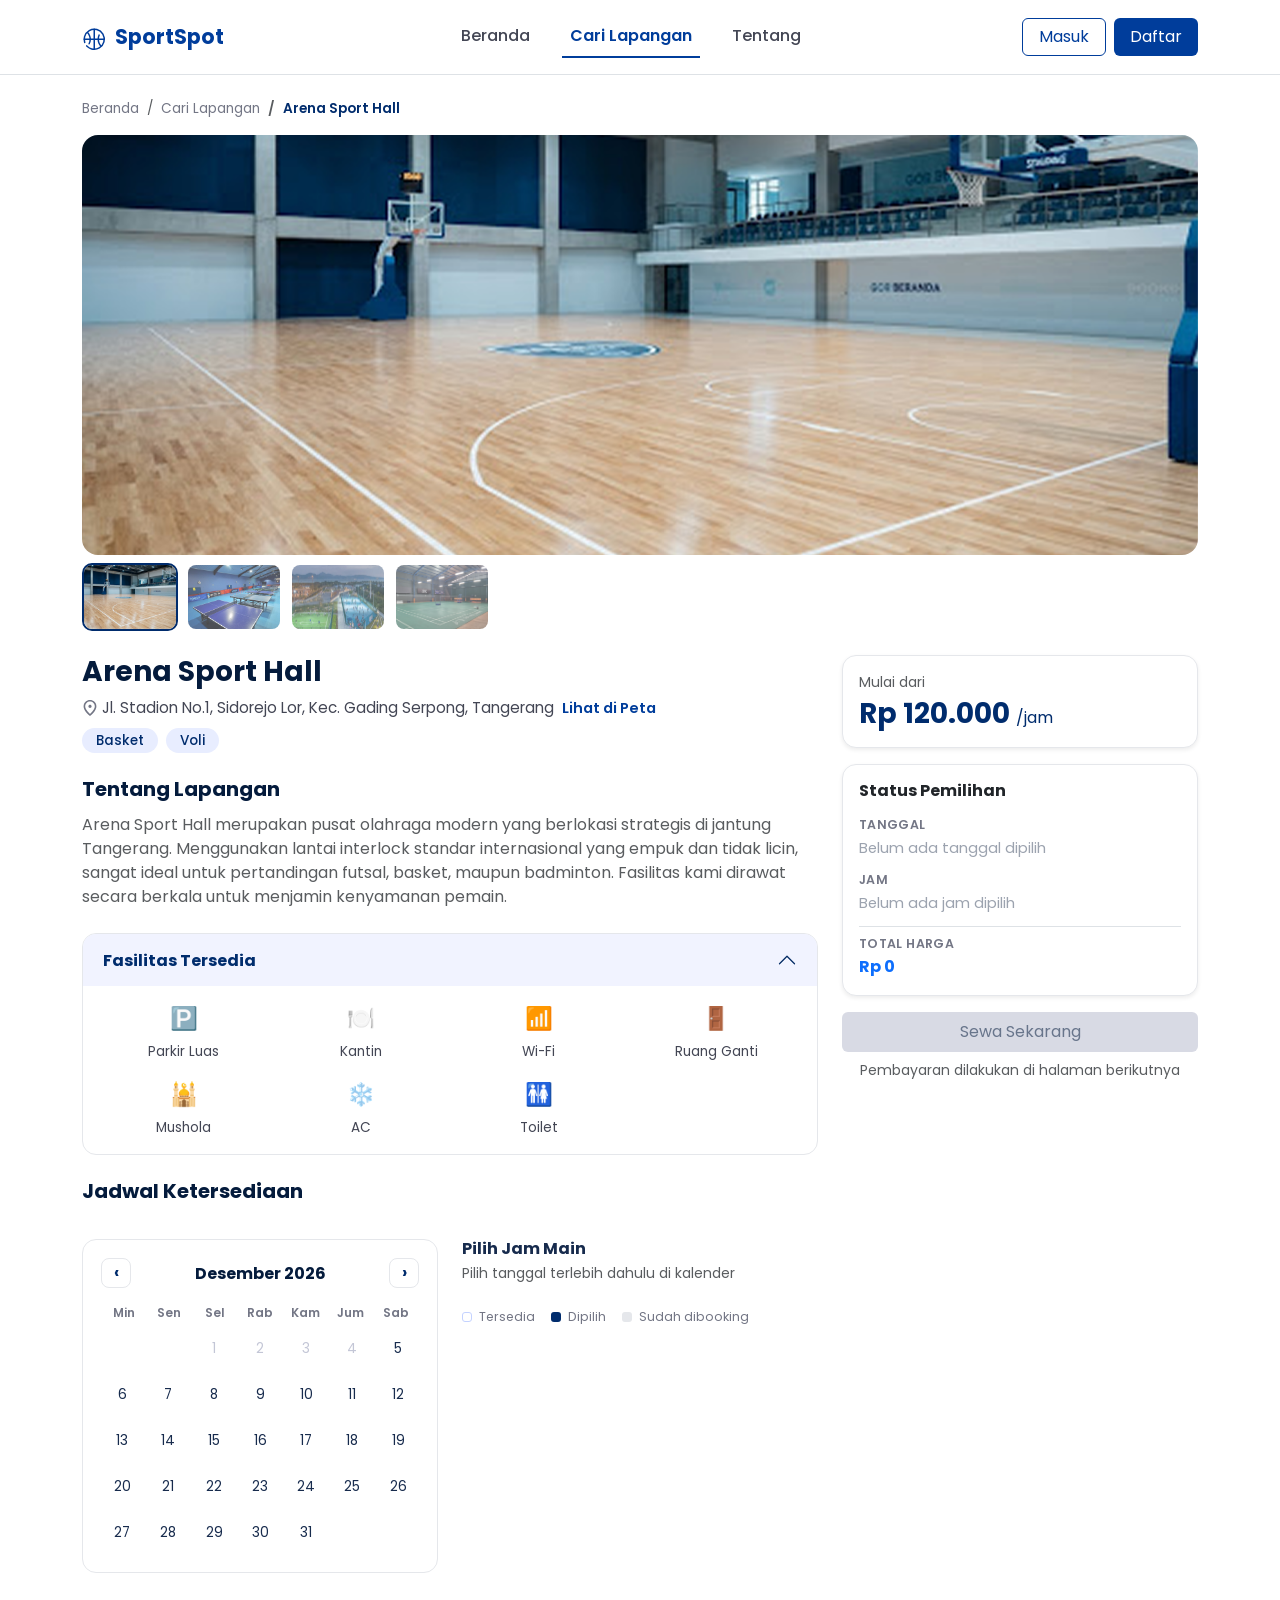
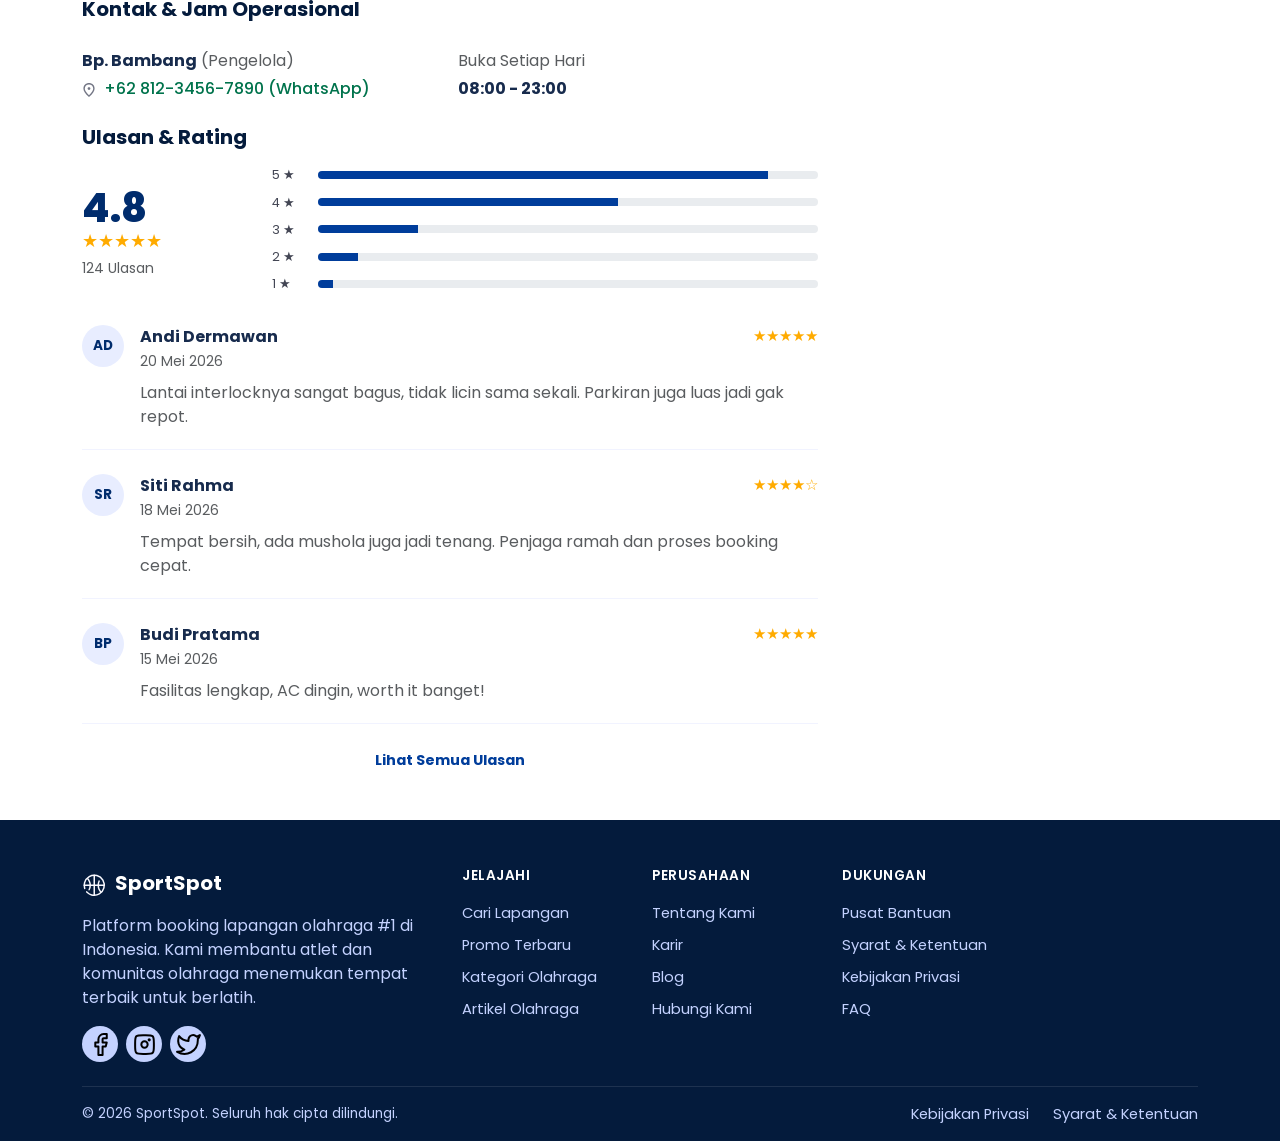
<file: detail_gor.html>
<!doctype html>
<html lang="id">
  <head>
    <meta charset="UTF-8" />
    <meta name="viewport" content="width=device-width, initial-scale=1.0" />
    <title>SportSpot - Stadion Kridanggo</title>

    <link
      href="https://cdn.jsdelivr.net/npm/bootstrap@5.3.3/dist/css/bootstrap.min.css"
      rel="stylesheet"
    />
    <link rel="preconnect" href="https://fonts.googleapis.com" />
    <link
      href="https://fonts.googleapis.com/css2?family=Poppins:wght@400;500;600;700;800&display=swap"
      rel="stylesheet"
    />

    <style>
      :root {
        --primary: #003d9b;
        --primary-dark: #002c6d;
        --primary-darker: #041b3c;
        --primary-tint: #c4d2ff;
        --primary-light: #d7e2ff;
        --primary-lighter: #e8edff;
        --primary-lightest: #f1f3ff;
        --secondary: #36b37e;
        --secondary-dark: #00734c;
        --secondary-light: #82f9be;
        --tertiary: #ffab00;
        --tertiary-alt: #ffb950;
        --tertiary-light: #ffddb3;
        --tertiary-dark: #291800;
        --neutral-900: #172b4d;
        --neutral-800: #434654;
        --neutral-700: #737685;
        --neutral-600: #6b7280;
        --neutral-300: #c3c6d6;
        --neutral-100: #f9f9ff;
        --white: #ffffff;
        --black: #000000;
      }

      body {
        font-family: "Poppins", sans-serif;
        color: var(--neutral-900);
      }

      /* ===== NAVBAR ===== */
      .navbar-custom .nav-link {
        color: var(--neutral-800);
        font-weight: 500;
      }
      .navbar-custom .nav-link.active {
        color: var(--primary);
        font-weight: 600;
        border-bottom: 2px solid var(--primary);
      }
      .navbar-brand:hover {
        color: var(--primary) !important;
      }
      .brand-logo {
        font-weight: 700;
        color: var(--primary);
        font-size: 1.3rem;
      }
      .btn-navy {
        background-color: var(--primary);
        color: var(--white);
        border: none;
      }
      .btn-navy:hover {
        background-color: var(--primary-dark);
        color: var(--white);
      }
      .btn-outline-primary {
        color: var(--primary);
        border-color: var(--primary);
      }
      .btn-outline-primary:hover,
      .btn-outline-primary:focus,
      .btn-outline-primary:active {
        background-color: var(--primary);
        border-color: var(--primary);
        color: var(--white);
      }

      /* ===== FOOTER ===== */
      footer {
        background-color: var(--primary-darker);
        color: var(--primary-tint);
      }
      footer h6 {
        color: var(--white);
        font-weight: 600;
        letter-spacing: 0.5px;
        font-size: 0.85rem;
      }
      footer a {
        color: var(--primary-tint);
        text-decoration: none;
        font-size: 0.92rem;
      }
      footer a:hover {
        color: var(--white);
      }
      .footer-brand {
        color: var(--white);
        font-weight: 700;
      }
      .footer-social {
        width: 36px;
        height: 36px;
        border-radius: 50%;
        background: var(--primary-tint);
        display: flex;
        align-items: center;
        justify-content: center;
        color: var(--white);
      }
      .footer-social:hover {
        background: var(--primary);
      }
      .footer-bottom {
        border-top: 1px solid rgba(255, 255, 255, 0.1);
        font-size: 0.85rem;
      }

      /* ===================================================== */
      /* ===== STYLE KHUSUS HALAMAN DETAIL GOR ===== */
      /* ===================================================== */

      /* ===== PAGE ===== */
      .detail-page {
        background: var(--white);
      }

      /* ===== BREADCRUMB ===== */
      .detail-breadcrumb {
        font-size: 0.85rem;
      }
      .detail-breadcrumb .breadcrumb-item a {
        color: var(--neutral-700);
        text-decoration: none;
      }
      .detail-breadcrumb .breadcrumb-item a:hover {
        color: var(--primary);
      }
      .detail-breadcrumb .breadcrumb-item.active {
        color: var(--primary-dark);
        font-weight: 600;
      }

      /* ===== CAROUSEL ===== */
      .detail-carousel {
        border-radius: 16px;
        overflow: hidden;
      }
      .detail-carousel .carousel-inner img {
        height: 420px;
        object-fit: cover;
      }
      .detail-carousel .carousel-control-prev,
      .detail-carousel .carousel-control-next {
        width: 48px;
        height: 48px;
        top: 50%;
        transform: translateY(-50%);
        background: rgba(4, 27, 60, 0.45);
        border-radius: 50%;
        opacity: 0;
        transition: opacity 0.2s ease;
      }
      .detail-carousel:hover .carousel-control-prev,
      .detail-carousel:hover .carousel-control-next {
        opacity: 1;
      }
      .detail-carousel .carousel-control-prev {
        left: 16px;
      }
      .detail-carousel .carousel-control-next {
        right: 16px;
      }

      /* ===== THUMBNAIL STRIP ===== */
      .thumb-strip {
        overflow-x: auto;
      }
      .thumb-btn {
        border: none;
        padding: 0;
        background: transparent;
        border-radius: 10px;
        overflow: hidden;
        flex: 0 0 auto;
        width: 96px;
        height: 68px;
        border: 2px solid transparent;
        cursor: pointer;
        transition: border-color 0.15s ease, opacity 0.15s ease;
        opacity: 0.7;
      }
      .thumb-btn img {
        width: 100%;
        height: 100%;
        object-fit: cover;
        display: block;
      }
      .thumb-btn:hover {
        opacity: 1;
      }
      .thumb-btn.active {
        border-color: var(--primary-dark);
        opacity: 1;
      }

      /* ===== TITLE & ADDRESS ===== */
      .detail-title {
        font-weight: 700;
        color: var(--primary-darker);
      }
      .detail-address {
        display: inline-flex;
        align-items: center;
        color: var(--neutral-800);
        font-size: 0.95rem;
      }
      .detail-address img {
        width: 16px;
        height: 16px;
      }
      .detail-map-link {
        color: var(--primary);
        font-weight: 600;
        font-size: 0.9rem;
        text-decoration: none;
      }
      .detail-map-link:hover {
        color: var(--primary-dark);
        text-decoration: underline;
      }
      .sport-badge {
        background: var(--primary-lighter);
        color: var(--primary-dark);
        font-weight: 500;
        padding: 6px 14px;
        border-radius: 20px;
        font-size: 0.85rem;
      }

      .detail-section-title {
        font-weight: 700;
        color: var(--primary-darker);
        margin-bottom: 12px;
      }

      /* ===== ACCORDION FASILITAS ===== */
      .detail-accordion-item {
        border: 1px solid #e5e7eb;
        border-radius: 14px !important;
        overflow: hidden;
      }
      .detail-accordion-item .accordion-button {
        font-weight: 700;
        color: var(--primary-darker);
        background: var(--white);
      }
      .detail-accordion-item .accordion-button:not(.collapsed) {
        background: var(--primary-lightest);
        color: var(--primary-dark);
        box-shadow: none;
      }
      .detail-accordion-item .accordion-button:focus {
        box-shadow: 0 0 0 0.2rem rgba(0, 61, 155, 0.15);
      }
      .facility-icon {
        font-size: 1.4rem;
        margin-bottom: 6px;
      }
      .facility-label {
        font-size: 0.85rem;
        color: var(--neutral-800);
      }

      /* ===== KALENDER ===== */
      .calendar-card {
        border: 1px solid #e5e7eb;
        border-radius: 14px;
        padding: 18px;
        background: var(--white);
      }
      .cal-month-label {
        font-weight: 700;
        color: var(--primary-darker);
      }
      .cal-nav-btn {
        border: 1px solid #e5e7eb;
        background: var(--white);
        color: var(--primary-dark);
        width: 30px;
        height: 30px;
        border-radius: 8px;
        font-weight: 700;
        line-height: 1;
      }
      .cal-nav-btn:hover {
        background: var(--primary-lightest);
      }
      .cal-weekday-row {
        display: grid;
        grid-template-columns: repeat(7, 1fr);
        text-align: center;
        font-size: 0.75rem;
        color: var(--neutral-700);
        font-weight: 600;
        margin-bottom: 6px;
      }
      .cal-grid {
        display: grid;
        grid-template-columns: repeat(7, 1fr);
        gap: 4px;
      }
      .cal-cell {
        aspect-ratio: 1;
        display: flex;
        align-items: center;
        justify-content: center;
        font-size: 0.85rem;
        border: none;
        background: transparent;
        border-radius: 8px;
        color: var(--neutral-900);
      }
      .cal-cell-blank {
        background: transparent;
      }
      .cal-cell-day {
        cursor: pointer;
      }
      .cal-cell-day:hover:not(.cal-cell-disabled) {
        background: var(--primary-lightest);
      }
      .cal-cell-disabled {
        color: #c3c6d6;
        cursor: not-allowed;
      }
      .cal-cell-selected {
        background: var(--primary-dark) !important;
        color: var(--white) !important;
        font-weight: 700;
      }

      /* ===== SLOT JAM ===== */
      .slot-btn {
        border-radius: 8px;
        font-size: 0.85rem;
        padding: 8px 14px;
        font-weight: 500;
      }
      .slot-available {
        border: 1px solid var(--primary-tint);
        color: var(--primary-dark);
        background: var(--white);
      }
      .slot-available:hover {
        background: var(--primary-lightest);
      }
      .slot-selected {
        border: 1px solid var(--primary-dark);
        background: var(--primary-dark);
        color: var(--white);
      }
      .slot-booked {
        border: 1px solid #e5e7eb;
        background: #f3f4f6;
        color: #9ca3af;
      }
      .slot-legend {
        font-size: 0.78rem;
        color: var(--neutral-700);
        flex-wrap: wrap;
      }
      .legend-dot {
        display: inline-block;
        width: 10px;
        height: 10px;
        border-radius: 3px;
        margin-right: 4px;
        vertical-align: middle;
      }
      .legend-available {
        border: 1px solid var(--primary-tint);
        background: var(--white);
      }
      .legend-selected {
        background: var(--primary-dark);
      }
      .legend-booked {
        background: #e5e7eb;
      }

      /* ===== KONTAK ===== */
      .detail-whatsapp {
        color: var(--secondary-dark);
        font-weight: 500;
      }
      .detail-whatsapp img {
        width: 14px;
        height: 14px;
      }

      /* ===== ULASAN ===== */
      .rating-big {
        font-size: 2.5rem;
        font-weight: 800;
        color: var(--primary-dark);
        line-height: 1;
      }
      .rating-stars {
        color: var(--tertiary);
        font-size: 1.1rem;
      }
      .rating-bar-row {
        display: flex;
        align-items: center;
        gap: 10px;
        margin-bottom: 8px;
      }
      .rating-bar-row span {
        width: 36px;
        font-size: 0.8rem;
        color: var(--neutral-800);
        flex-shrink: 0;
      }
      .rating-bar-row .progress {
        flex: 1;
        height: 8px;
        border-radius: 999px;
      }
      .rating-bar-row .progress-bar {
        background-color: var(--primary);
      }

      .review-item {
        border-bottom: 1px solid #f1f3ff;
        padding-bottom: 20px;
      }
      .review-avatar {
        width: 42px;
        height: 42px;
        border-radius: 50%;
        background: var(--primary-lighter);
        color: var(--primary-dark);
        font-weight: 700;
        font-size: 0.85rem;
        display: flex;
        align-items: center;
        justify-content: center;
      }
      .review-stars {
        color: var(--tertiary);
        font-size: 0.95rem;
      }

      /* ===== SIDEBAR ===== */
      .detail-sidebar {
        position: sticky;
        top: 90px;
      }
      .price-card,
      .status-card {
        border: 1px solid #e5e7eb;
        border-radius: 14px;
      }
      .price-value {
        color: var(--primary-dark);
      }
      .status-row {
        display: flex;
        flex-direction: column;
        gap: 2px;
        margin-bottom: 12px;
      }
      .status-row:last-child {
        margin-bottom: 0;
      }
      .status-label {
        font-size: 0.78rem;
        color: var(--neutral-700);
        font-weight: 600;
        text-transform: uppercase;
        letter-spacing: 0.03em;
      }
      .status-value {
        font-size: 0.92rem;
        color: #9ca3af;
      }
      .status-value-filled {
        color: var(--primary-darker);
        font-weight: 600;
      }

      #btnSewa:disabled {
        background-color: #c3c6d6;
        border-color: #c3c6d6;
        cursor: not-allowed;
      }
    </style>
  </head>
  <body>
    <nav
      class="navbar navbar-expand-lg navbar-light bg-white navbar-custom py-3 border-bottom"
    >
      <div class="container">
        <a
          class="navbar-brand brand-logo d-flex align-items-center gap-2"
          href="/index.html"
        >
          <img src="/img/icon/Basketball.svg" alt="logo" />
          SportSpot
        </a>
        <button
          class="navbar-toggler"
          type="button"
          data-bs-toggle="collapse"
          data-bs-target="#navMenu"
        >
          <span class="navbar-toggler-icon"></span>
        </button>
        <div class="collapse navbar-collapse" id="navMenu">
          <ul class="navbar-nav mx-auto gap-lg-4">
            <li class="nav-item">
              <a class="nav-link" href="/index.html">Beranda</a>
            </li>
            <li class="nav-item">
              <a class="nav-link active" href="/cari_lapangan.html">Cari Lapangan</a>
            </li>
            <li class="nav-item">
              <a class="nav-link" href="/about_us.html">Tentang</a>
            </li>
          </ul>
          <div class="d-flex gap-2 mt-3 mt-lg-0">
            <button class="btn btn-outline-primary px-3">Masuk</button>
            <button class="btn btn-navy px-3">Daftar</button>
          </div>
        </div>
      </div>
    </nav>

    <!-- ================= DETAIL GOR ================= -->
    <section class="detail-page py-4">
      <div class="container">
        <!-- BREADCRUMB -->
        <nav aria-label="breadcrumb" class="mb-3">
          <ol class="breadcrumb detail-breadcrumb mb-0">
            <li class="breadcrumb-item"><a href="/index.html">Beranda</a></li>
            <li class="breadcrumb-item"><a href="/cari_lapangan.html">Cari Lapangan</a></li>
            <li class="breadcrumb-item active" aria-current="page">Arena Sport Hall</li>
          </ol>
        </nav>

        <!-- ================= CAROUSEL ================= -->
        <div id="gorCarousel" class="carousel slide detail-carousel mb-2" data-bs-ride="false">
          <div class="carousel-inner">
            <div class="carousel-item active">
              <img src="/img/arena_sport_hall.png" class="d-block w-100" alt="Stadion Kridanggo - foto 1" />
            </div>
            <div class="carousel-item">
              <img src="/img/arena_sport_hall2.jpeg" class="d-block w-100" alt="Stadion Kridanggo - foto 2" />
            </div>
            <div class="carousel-item">
              <img src="/img/arena_sport_hall3.jpeg" class="d-block w-100" alt="Stadion Kridanggo - foto 3" />
            </div>
            <div class="carousel-item">
              <img src="/img/gor.jpg" class="d-block w-100" alt="Stadion Kridanggo - foto 4" />
            </div>
          </div>
          <button class="carousel-control-prev" type="button" data-bs-target="#gorCarousel" data-bs-slide="prev">
            <span class="carousel-control-prev-icon" aria-hidden="true"></span>
            <span class="visually-hidden">Sebelumnya</span>
          </button>
          <button class="carousel-control-next" type="button" data-bs-target="#gorCarousel" data-bs-slide="next">
            <span class="carousel-control-next-icon" aria-hidden="true"></span>
            <span class="visually-hidden">Berikutnya</span>
          </button>
        </div>

        <!-- THUMBNAIL STRIP -->
        <div class="d-flex gap-2 mb-4 thumb-strip" id="thumbStrip">
          <button type="button" class="thumb-btn active" data-bs-target="#gorCarousel" data-bs-slide-to="0" aria-label="Foto 1">
            <img src="/img/arena_sport_hall.png" alt="thumbnail 1" />
          </button>
          <button type="button" class="thumb-btn" data-bs-target="#gorCarousel" data-bs-slide-to="1" aria-label="Foto 2">
            <img src="/img/arena_sport_hall2.jpeg" alt="thumbnail 2" />
          </button>
          <button type="button" class="thumb-btn" data-bs-target="#gorCarousel" data-bs-slide-to="2" aria-label="Foto 3">
            <img src="/img/arena_sport_hall3.jpeg" alt="thumbnail 3" />
          </button>
          <button type="button" class="thumb-btn" data-bs-target="#gorCarousel" data-bs-slide-to="3" aria-label="Foto 4">
            <img src="/img/gor.jpg" alt="thumbnail 4" />
          </button>
        </div>

        <div class="row g-4">
          <!-- ================= KOLOM KIRI ================= -->
          <div class="col-lg-8">
            <h1 class="detail-title h3 mb-2">Arena Sport Hall</h1>

            <div class="d-flex align-items-center flex-wrap gap-2 mb-2">
              <span class="detail-address">
                <img src="/img/icon/Icon.svg" alt="lokasi" class="me-1" />
                Jl. Stadion No.1, Sidorejo Lor, Kec. Gading Serpong, Tangerang
              </span>
              <a href="#" class="detail-map-link">Lihat di Peta</a>
            </div>

            <div class="d-flex gap-2 mb-4">
              <span class="badge sport-badge">Basket</span>
              <span class="badge sport-badge">Voli</span>
            </div>

            <!-- TENTANG -->
            <div class="mb-4">
              <h2 class="detail-section-title h5">Tentang Lapangan</h2>
              <p class="text-muted mb-0">
                Arena Sport Hall merupakan pusat olahraga modern yang berlokasi strategis di jantung Tangerang. Menggunakan lantai interlock standar internasional yang empuk dan tidak licin, 
                sangat ideal untuk pertandingan futsal, basket, maupun badminton. Fasilitas kami dirawat
                secara berkala untuk menjamin kenyamanan pemain.
              </p>
            </div>

            <!-- FASILITAS (Accordion) -->
            <div class="accordion mb-4" id="fasilitasAccordion">
              <div class="accordion-item detail-accordion-item">
                <h2 class="accordion-header">
                  <button
                    class="accordion-button"
                    type="button"
                    data-bs-toggle="collapse"
                    data-bs-target="#fasilitasCollapse"
                    aria-expanded="true"
                    aria-controls="fasilitasCollapse"
                  >
                    Fasilitas Tersedia
                  </button>
                </h2>
                <div
                  id="fasilitasCollapse"
                  class="accordion-collapse collapse show"
                  data-bs-parent="#fasilitasAccordion"
                >
                  <div class="accordion-body">
                    <div class="row row-cols-2 row-cols-md-4 g-3 text-center facility-grid">
                      <div class="col">
                        <div class="facility-icon">🅿️</div>
                        <div class="facility-label">Parkir Luas</div>
                      </div>
                      <div class="col">
                        <div class="facility-icon">🍽️</div>
                        <div class="facility-label">Kantin</div>
                      </div>
                      <div class="col">
                        <div class="facility-icon">📶</div>
                        <div class="facility-label">Wi-Fi</div>
                      </div>
                      <div class="col">
                        <div class="facility-icon">🚪</div>
                        <div class="facility-label">Ruang Ganti</div>
                      </div>
                      <div class="col">
                        <div class="facility-icon">🕌</div>
                        <div class="facility-label">Mushola</div>
                      </div>
                      <div class="col">
                        <div class="facility-icon">❄️</div>
                        <div class="facility-label">AC</div>
                      </div>
                      <div class="col">
                        <div class="facility-icon">🚻</div>
                        <div class="facility-label">Toilet</div>
                      </div>
                    </div>
                  </div>
                </div>
              </div>
            </div>

            <!-- ================= JADWAL KETERSEDIAAN ================= -->
            <div class="mb-4">
              <h2 class="detail-section-title h5">Jadwal Ketersediaan</h2>

              <div class="row g-4 mt-1">
                <!-- KALENDER -->
                <div class="col-md-6">
                  <div class="calendar-card">
                    <div class="d-flex justify-content-between align-items-center mb-3">
                      <button type="button" id="calPrev" class="cal-nav-btn" aria-label="Bulan sebelumnya">&lsaquo;</button>
                      <h3 id="calMonthLabel" class="cal-month-label h6 mb-0">Agustus 2026</h3>
                      <button type="button" id="calNext" class="cal-nav-btn" aria-label="Bulan berikutnya">&rsaquo;</button>
                    </div>
                    <div class="cal-weekday-row">
                      <span>Min</span><span>Sen</span><span>Sel</span><span>Rab</span>
                      <span>Kam</span><span>Jum</span><span>Sab</span>
                    </div>
                    <div id="calGrid" class="cal-grid"></div>
                  </div>
                </div>

                <!-- JAM -->
                <div class="col-md-6">
                  <h3 class="h6 fw-bold mb-1">Pilih Jam Main</h3>
                  <p id="slotHint" class="text-muted small mb-2">Pilih tanggal terlebih dahulu di kalender</p>
                  <div id="slotGrid" class="d-flex flex-wrap gap-2"></div>
                  <div class="d-flex align-items-center gap-3 mt-3 slot-legend">
                    <span><i class="legend-dot legend-available"></i> Tersedia</span>
                    <span><i class="legend-dot legend-selected"></i> Dipilih</span>
                    <span><i class="legend-dot legend-booked"></i> Sudah dibooking</span>
                  </div>
                </div>
              </div>
            </div>

            <!-- KONTAK -->
            <div class="mb-4">
              <h2 class="detail-section-title h5">Kontak &amp; Jam Operasional</h2>
              <div class="row g-3 mt-1">
                <div class="col-md-6">
                  <p class="mb-1"><strong>Bp. Bambang</strong> <span class="text-muted">(Pengelola)</span></p>
                  <p class="mb-0 detail-whatsapp">
                    <img src="/img/icon/Icon.svg" alt="whatsapp" class="me-1" />
                    +62 812-3456-7890 (WhatsApp)
                  </p>
                </div>
                <div class="col-md-6">
                  <p class="mb-1 text-muted">Buka Setiap Hari</p>
                  <p class="mb-0 fw-bold">08:00 - 23:00</p>
                </div>
              </div>
            </div>

            <!-- ULASAN -->
            <div class="mb-4">
              <h2 class="detail-section-title h5">Ulasan &amp; Rating</h2>

              <div class="row align-items-center mt-3">
                <div class="col-md-3 text-center text-md-start">
                  <div class="rating-big">4.8</div>
                  <div class="rating-stars mb-1">★★★★★</div>
                  <div class="text-muted small">124 Ulasan</div>
                </div>
                <div class="col-md-9">
                  <div class="rating-bar-row">
                    <span>5 ★</span>
                    <div class="progress"><div class="progress-bar" style="width: 90%"></div></div>
                  </div>
                  <div class="rating-bar-row">
                    <span>4 ★</span>
                    <div class="progress"><div class="progress-bar" style="width: 60%"></div></div>
                  </div>
                  <div class="rating-bar-row">
                    <span>3 ★</span>
                    <div class="progress"><div class="progress-bar" style="width: 20%"></div></div>
                  </div>
                  <div class="rating-bar-row">
                    <span>2 ★</span>
                    <div class="progress"><div class="progress-bar" style="width: 8%"></div></div>
                  </div>
                  <div class="rating-bar-row">
                    <span>1 ★</span>
                    <div class="progress"><div class="progress-bar" style="width: 3%"></div></div>
                  </div>
                </div>
              </div>

              <div class="mt-4">
                <!-- review 1 -->
                <div class="d-flex mb-4 review-item">
                  <div class="me-3">
                    <div class="review-avatar">AD</div>
                  </div>
                  <div class="flex-grow-1">
                    <div class="d-flex justify-content-between flex-wrap">
                      <div>
                        <strong>Andi Dermawan</strong><br />
                        <small class="text-muted">20 Mei 2026</small>
                      </div>
                      <div class="review-stars">★★★★★</div>
                    </div>
                    <p class="mt-2 text-muted mb-0">
                      Lantai interlocknya sangat bagus, tidak licin sama sekali.
                      Parkiran juga luas jadi gak repot.
                    </p>
                  </div>
                </div>

                <!-- review 2 -->
                <div class="d-flex mb-4 review-item">
                  <div class="me-3">
                    <div class="review-avatar">SR</div>
                  </div>
                  <div class="flex-grow-1">
                    <div class="d-flex justify-content-between flex-wrap">
                      <div>
                        <strong>Siti Rahma</strong><br />
                        <small class="text-muted">18 Mei 2026</small>
                      </div>
                      <div class="review-stars">★★★★☆</div>
                    </div>
                    <p class="mt-2 text-muted mb-0">
                      Tempat bersih, ada mushola juga jadi tenang.
                      Penjaga ramah dan proses booking cepat.
                    </p>
                  </div>
                </div>

                <!-- review 3 -->
                <div class="d-flex mb-4 review-item">
                  <div class="me-3">
                    <div class="review-avatar">BP</div>
                  </div>
                  <div class="flex-grow-1">
                    <div class="d-flex justify-content-between flex-wrap">
                      <div>
                        <strong>Budi Pratama</strong><br />
                        <small class="text-muted">15 Mei 2026</small>
                      </div>
                      <div class="review-stars">★★★★★</div>
                    </div>
                    <p class="mt-2 text-muted mb-0">
                      Fasilitas lengkap, AC dingin, worth it banget!
                    </p>
                  </div>
                </div>

                <div class="text-center">
                  <a href="#" class="fw-bold detail-map-link">Lihat Semua Ulasan</a>
                </div>
              </div>
            </div>
          </div>

          <!-- ================= SIDEBAR KANAN ================= -->
          <div class="col-lg-4">
            <div class="detail-sidebar">
              <div class="card price-card shadow-sm mb-3">
                <div class="card-body">
                  <p class="text-muted mb-1 small">Mulai dari</p>
                  <h3 class="fw-bold price-value mb-0">
                    Rp 120.000 <small class="fw-normal fs-6">/jam</small>
                  </h3>
                </div>
              </div>

              <div class="card status-card shadow-sm mb-3">
  <div class="card-body">
    <h4 class="h6 fw-bold mb-3">Status Pemilihan</h4>
    <div class="status-row">
      <span class="status-label">Tanggal</span>
      <span id="statusTanggal" class="status-value">Belum ada tanggal dipilih</span>
    </div>
    <div class="status-row">
      <span class="status-label">Jam</span>
      <span id="statusJam" class="status-value">Belum ada jam dipilih</span>
    </div>
    <!-- TAMBAHAN BARIS TOTAL HARGA -->
    <div class="status-row mt-2 pt-2 border-top">
      <span class="status-label">Total Harga</span>
      <span id="statusTotal" class="status-value fs-6 text-primary fw-bold">Rp 0</span>
    </div>
  </div>
</div>

              <button id="btnSewa" class="btn btn-navy w-100 py-2" disabled>
                Sewa Sekarang
              </button>
              <p class="text-muted small text-center mt-2 mb-0">
                Pembayaran dilakukan di halaman berikutnya
              </p>
            </div>
          </div>
        </div>
      </div>
    </section>

    <!-- ================= FOOTER ================= -->
    <footer class="pt-5">
      <div class="container">
        <div class="row g-4 pb-4 text-center text-md-start">
          <div class="col-12 col-md-4">
            <a
              href="/index.html"
              class="footer-brand mb-3 fs-5 text-decoration-none d-inline-flex align-items-center gap-2"
            >
              <img src="img/icon/Basketball-putih.svg" alt="logo" />
              SportSpot
            </a>
            <p class="mb-3">
              Platform booking lapangan olahraga #1 di Indonesia. Kami membantu
              atlet dan komunitas olahraga menemukan tempat terbaik untuk
              berlatih.
            </p>
            <div
              class="d-flex gap-2 justify-content-center justify-content-md-start"
            >
              <a href="#" class="footer-social">
                <img src="img/icon/Facebook.svg" alt="fb" />
              </a>
              <a href="#" class="footer-social">
                <img src="img/icon/insta.svg" alt="insta" />
              </a>
              <a href="#" class="footer-social">
                <img src="img/icon/Twitter.svg" alt="twitter" />
              </a>
            </div>
          </div>

          <div class="col-6 col-md-2">
            <h6 class="mb-3">JELAJAHI</h6>
            <ul class="list-unstyled d-flex flex-column gap-2">
              <li><a href="/cari_lapangan.html">Cari Lapangan</a></li>
              <li><a href="#">Promo Terbaru</a></li>
              <li><a href="#">Kategori Olahraga</a></li>
              <li><a href="#">Artikel Olahraga</a></li>
            </ul>
          </div>

          <div class="col-6 col-md-2">
            <h6 class="mb-3">PERUSAHAAN</h6>
            <ul class="list-unstyled d-flex flex-column gap-2">
              <li><a href="/about_us.html">Tentang Kami</a></li>
              <li><a href="#">Karir</a></li>
              <li><a href="#">Blog</a></li>
              <li><a href="#">Hubungi Kami</a></li>
            </ul>
          </div>

          <div class="col-6 col-md-2">
            <h6 class="mb-3">DUKUNGAN</h6>
            <ul class="list-unstyled d-flex flex-column gap-2">
              <li><a href="#">Pusat Bantuan</a></li>
              <li><a href="#">Syarat & Ketentuan</a></li>
              <li><a href="#">Kebijakan Privasi</a></li>
              <li><a href="#">FAQ</a></li>
            </ul>
          </div>
        </div>

        <div
          class="footer-bottom d-flex flex-column flex-md-row justify-content-between align-items-center py-3 gap-2 text-center"
        >
          <span>© 2026 SportSpot. Seluruh hak cipta dilindungi.</span>
          <div class="d-flex gap-4">
            <a href="#">Kebijakan Privasi</a>
            <a href="#">Syarat & Ketentuan</a>
          </div>
        </div>
      </div>
    </footer>

    <script src="https://cdn.jsdelivr.net/npm/bootstrap@5.3.3/dist/js/bootstrap.bundle.min.js"></script>

    <!-- ================= SCRIPT: thumbnail sync, kalender, slot jam ================= -->
    <script>
  (function () {
    // ---------- THUMBNAIL <-> CAROUSEL SYNC ----------
    var carouselEl = document.getElementById('gorCarousel');
    var carousel = bootstrap.Carousel.getOrCreateInstance(carouselEl);
    var thumbs = Array.prototype.slice.call(document.querySelectorAll('.thumb-btn'));

    thumbs.forEach(function (btn) {
      btn.addEventListener('click', function () {
        var index = parseInt(btn.dataset.bsSlideTo, 10);
        carousel.to(index);
      });
    });

    carouselEl.addEventListener('slid.bs.carousel', function (e) {
      thumbs.forEach(function (btn, i) {
        btn.classList.toggle('active', i === e.to);
      });
    });

    // ---------- KALENDER, SLOT JAM & PERHITUNGAN ----------
    var calMonthLabel = document.getElementById('calMonthLabel');
    var calGrid = document.getElementById('calGrid');
    var calPrev = document.getElementById('calPrev');
    var calNext = document.getElementById('calNext');
    var slotGrid = document.getElementById('slotGrid');
    var slotHint = document.getElementById('slotHint');
    var statusTanggal = document.getElementById('statusTanggal');
    var statusJam = document.getElementById('statusJam');
    var statusTotal = document.getElementById('statusTotal');
    var btnSewa = document.getElementById('btnSewa');

    // Harga sewa per jam
    var HARGA_PER_JAM = 120000;

    var namaBulan = [
      'Januari', 'Februari', 'Maret', 'April', 'Mei', 'Juni',
      'Juli', 'Agustus', 'September', 'Oktober', 'November', 'Desember'
    ];

    var today = new Date();
    today.setHours(0, 0, 0, 0);

    var viewYear = today.getFullYear();
    var viewMonth = today.getMonth();

    var selectedDateKey = null; // Format: "2026-08-20"
    var selectedSlots = [];     // Penampung slot jam

    var bookedSlotsDemo = ['08:00', '14:00', '19:00'];
    var jamOperasional = [];
    for (var h = 8; h <= 22; h++) {
      jamOperasional.push((h < 10 ? '0' + h : h) + ':00');
    }

    function dateKey(y, m, d) {
      var mm = (m + 1) < 10 ? '0' + (m + 1) : (m + 1);
      var dd = d < 10 ? '0' + d : d;
      return y + '-' + mm + '-' + dd;
    }

    function formatRupiah(angka) {
      return 'Rp ' + angka.toLocaleString('id-ID');
    }

    function renderCalendar() {
      calMonthLabel.textContent = namaBulan[viewMonth] + ' ' + viewYear;
      calGrid.innerHTML = '';

      var firstDay = new Date(viewYear, viewMonth, 1);
      var startOffset = firstDay.getDay(); 
      var daysInMonth = new Date(viewYear, viewMonth + 1, 0).getDate();

      for (var i = 0; i < startOffset; i++) {
        var blank = document.createElement('span');
        blank.className = 'cal-cell cal-cell-blank';
        calGrid.appendChild(blank);
      }

      for (var d = 1; d <= daysInMonth; d++) {
        var cellDate = new Date(viewYear, viewMonth, d);
        var key = dateKey(viewYear, viewMonth, d);
        var btn = document.createElement('button');
        btn.type = 'button';
        btn.className = 'cal-cell cal-cell-day';
        btn.textContent = d;
        btn.dataset.key = key;

        if (cellDate < today) {
          btn.classList.add('cal-cell-disabled');
          btn.disabled = true;
        } else {
          btn.addEventListener('click', function () {
            selectDate(this.dataset.key);
          });
        }

        if (key === selectedDateKey) {
          btn.classList.add('cal-cell-selected');
        }

        calGrid.appendChild(btn);
      }
    }

    function selectDate(key) {
      selectedDateKey = key;
      selectedSlots = []; // Reset jam kalau ganti tanggal
      renderCalendar();
      renderSlots();
      updateStatus();
    }

    function renderSlots() {
      slotGrid.innerHTML = '';

      if (!selectedDateKey) {
        slotHint.textContent = 'Pilih tanggal terlebih dahulu di kalender';
        slotHint.classList.remove('d-none');
        return;
      }

      slotHint.classList.add('d-none');

      jamOperasional.forEach(function (jam) {
        var btn = document.createElement('button');
        btn.type = 'button';
        btn.className = 'btn slot-btn';
        btn.textContent = jam;

        var isBooked = bookedSlotsDemo.indexOf(jam) !== -1;
        var isSelected = selectedSlots.indexOf(jam) !== -1;

        if (isBooked) {
          btn.classList.add('slot-booked');
          btn.disabled = true;
        } else if (isSelected) {
          btn.classList.add('slot-selected');
        } else {
          btn.classList.add('slot-available');
        }

        if (!isBooked) {
          btn.addEventListener('click', function () {
            toggleSlot(jam);
          });
        }

        slotGrid.appendChild(btn);
      });
    }

    function toggleSlot(jam) {
      var idx = selectedSlots.indexOf(jam);
      if (idx === -1) {
        selectedSlots.push(jam);
      } else {
        selectedSlots.splice(idx, 1);
      }

      selectedSlots.sort(); // Urutkan dari jam awal ke akhir
      renderSlots();
      updateStatus();
    }

    function formatTanggalIndo(key) {
      var parts = key.split('-');
      var y = parseInt(parts[0], 10);
      var m = parseInt(parts[1], 10) - 1;
      var d = parseInt(parts[2], 10);
      return d + ' ' + namaBulan[m] + ' ' + y;
    }

    function updateStatus() {
      // 1. Status Tanggal
      if (selectedDateKey) {
        statusTanggal.textContent = formatTanggalIndo(selectedDateKey);
        statusTanggal.classList.add('status-value-filled');
      } else {
        statusTanggal.textContent = 'Belum ada tanggal dipilih';
        statusTanggal.classList.remove('status-value-filled');
      }

      // 2. Status Jam
      if (selectedSlots.length > 0) {
        var formattedRanges = selectedSlots.map(function (jam) {
          var startHour = parseInt(jam.split(':')[0], 10);
          var endHour = startHour + 1;
          var endSlot = (endHour < 10 ? '0' + endHour : endHour) + ':00';
          return jam + ' - ' + endSlot;
        });

        statusJam.textContent = formattedRanges.join(', ');
        statusJam.classList.add('status-value-filled');
      } else {
        statusJam.textContent = 'Belum ada jam dipilih';
        statusJam.classList.remove('status-value-filled');
      }

      // 3. Hitung & Tampilkan Total Harga
      var totalHarga = selectedSlots.length * HARGA_PER_JAM;
      if (statusTotal) {
        statusTotal.textContent = totalHarga > 0 ? formatRupiah(totalHarga) : 'Rp 0';
      }

      // 4. Status Tombol Sewa
      btnSewa.disabled = !(selectedDateKey && selectedSlots.length > 0);
    }

    // ---------- NAVIGASI KALENDER ----------
    calPrev.addEventListener('click', function () {
      viewMonth -= 1;
      if (viewMonth < 0) {
        viewMonth = 11;
        viewYear -= 1;
      }
      renderCalendar();
    });

    calNext.addEventListener('click', function () {
      viewMonth += 1;
      if (viewMonth > 11) {
        viewMonth = 0;
        viewYear += 1;
      }
      renderCalendar();
    });

    // ---------- EVENT SEWA SEKARANG (PROSES ROUTING & SIMPAN LOCALSTORAGE) ----------
    btnSewa.addEventListener('click', function () {
  if (!selectedDateKey || selectedSlots.length === 0) return;

  var formattedRanges = selectedSlots.map(function (jam) {
    var startHour = parseInt(jam.split(':')[0], 10);
    var endHour = startHour + 1;
    var endSlot = (endHour < 10 ? '0' + endHour : endHour) + ':00';
    return jam + ' - ' + endSlot;
  });

  var totalHargaSewa = selectedSlots.length * HARGA_PER_JAM;

  // Simpan sementara draf sewa ke LocalStorage
  var draftBooking = {
    venue: 'Stadion Kridanggo',
    date: formatTanggalIndo(selectedDateKey),
    time: formattedRanges.join(', '),
    rentalPrice: totalHargaSewa
  };

  localStorage.setItem('sportSpotBooking', JSON.stringify(draftBooking));

  // Arahkan ke halaman Pembayaran
  window.location.href = 'pembayaran.html'; 
});

    // Inisialisasi tampilan awal
    renderCalendar();
    renderSlots();
    updateStatus();
  })();
</script>
  </body>
</html>
</file>
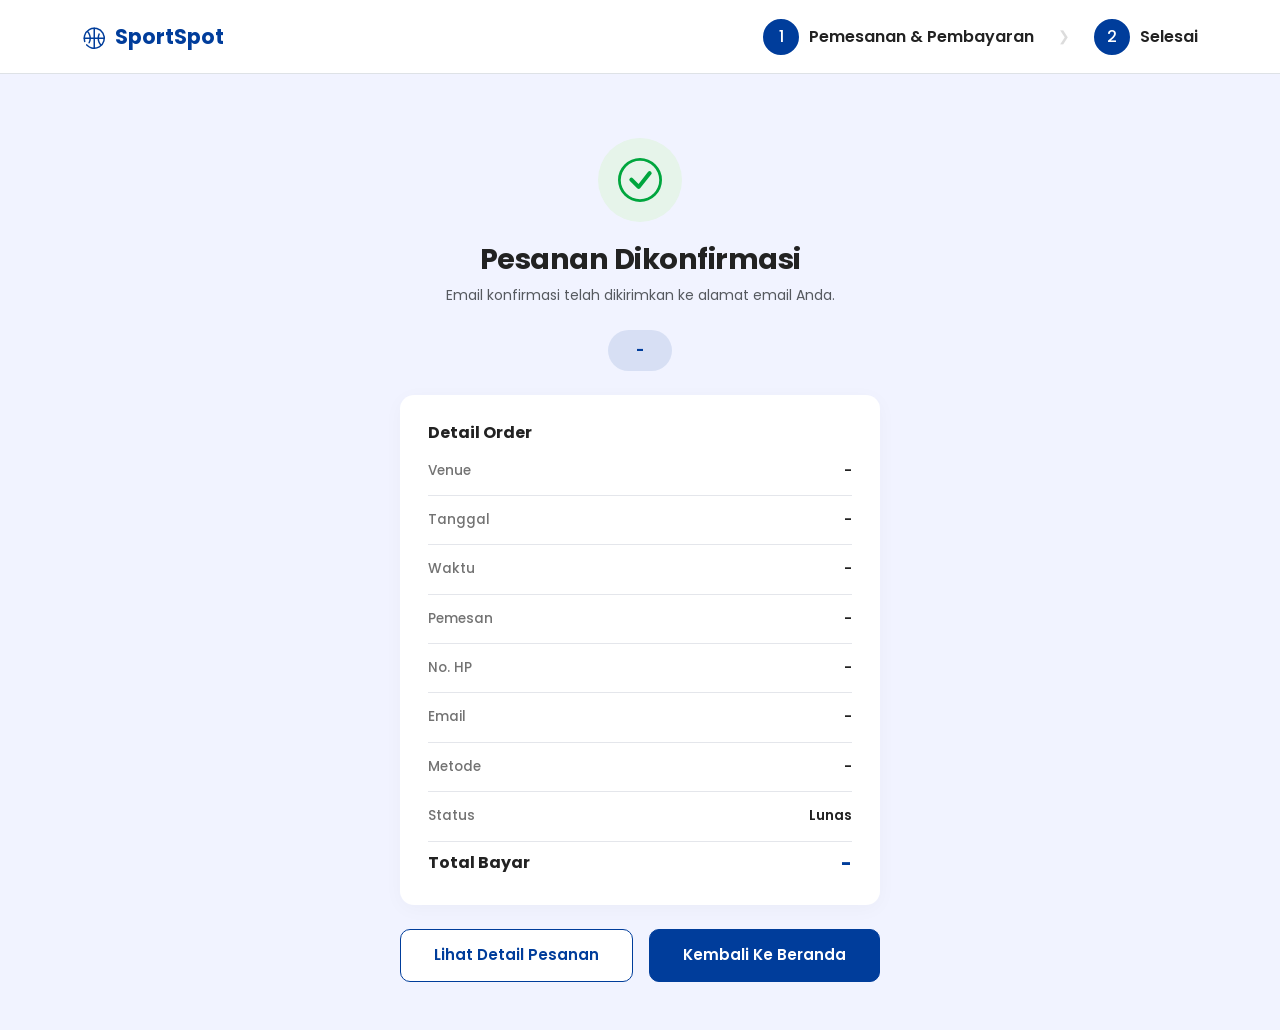
<file: konfirmasi.html>
<!doctype html>
<html lang="id">
  <head>
    <meta charset="UTF-8" />
    <meta name="viewport" content="width=device-width, initial-scale=1.0" />
    <title>SportSpot - Pesanan Dikonfirmasi</title>

    <!-- Bootstrap 5.3.3 -->
    <link
      href="https://cdn.jsdelivr.net/npm/bootstrap@5.3.3/dist/css/bootstrap.min.css"
      rel="stylesheet"
    />
    <!-- Google Fonts: Poppins -->
    <link rel="preconnect" href="https://fonts.googleapis.com" />
    <link
      href="https://fonts.googleapis.com/css2?family=Poppins:wght@400;500;600;700;800&display=swap"
      rel="stylesheet"
    />

    <link rel="stylesheet" href="./style/index.css" />

    <!-- Custom CSS untuk halaman konfirmasi -->
    <style>
      :root {
        --primary-navy: #003D9B;
        --primary-navy-hover: #002d72;
        --bg-body: #f1f3ff;
        --text-main: #222222;
        --text-muted: #737373;
        --border-color: #e4e6eb;
        --success-color: #00A63E;
      }

      body {
        font-family: "Poppins", sans-serif;
        background-color: var(--bg-body);
        color: var(--text-main);
      }

      /* ================= CHECKOUT NAVBAR & BREADCRUMB STYLES ================= */
      .navbar-custom {
        padding-top: 1rem;
        padding-bottom: 1rem;
      }
      .brand-logo {
        font-weight: 700;
        color: var(--primary-navy) !important;
        text-decoration: none;
      }
      .brand-logo:hover {
        color: var(--primary-navy) !important; 
      }
      
      .step-progress {
        display: flex;
        align-items: center;
        gap: 24px;
        font-size: 1rem;
      }
      .step {
        display: flex;
        align-items: center;
        gap: 10px;
        color: #a0a0a0;
        transition: all 0.3s ease;
      }
      .step.active {
        color: var(--text-main);
        font-weight: 600;
      }
      .step-num {
        width: 36px;
        height: 36px;
        border: 2px solid #dcdcdc;
        color: #a0a0a0;
        border-radius: 50%;
        display: inline-flex;
        align-items: center;
        justify-content: center;
        font-size: 1rem;
        font-weight: 500;
        line-height: 1; 
        transition: all 0.3s ease;
      }
      .step.active .step-num {
        background-color: var(--primary-navy);
        border-color: var(--primary-navy);
        color: white;
      }
      .step-arrow {
        font-size: 0.9rem;
        color: #dcdcdc;
      }
      
      @media (max-width: 768px) {
        .step-progress { gap: 12px; }
        .step-text { display: none; }
        .step-num { width: 30px; height: 30px; font-size: 0.85rem; }
      }

      /* Global Button Styles */
      .btn-custom {
        padding: 14px 24px;
        font-size: 0.95rem;
        font-weight: 600;
        border-radius: 10px;
        text-decoration: none;
        display: inline-flex;
        justify-content: center;
        align-items: center;
        transition: all 0.3s ease;
      }
      .btn-navy {
        background-color: var(--primary-navy);
        color: white;
        border: 1.5px solid var(--primary-navy);
      }
      .btn-outline-navy {
        border: 1.5px solid var(--primary-navy);
        color: var(--primary-navy);
        background-color: white;
        font-weight: 600;
        transition: background-color 0.2s ease, border-color 0.2s ease, color 0.2s ease;
      }
      .btn-outline-navy:hover {
        background-color: rgba(0, 60, 149, 0.021);
        color: var(--primary-navy-hover);
        border-color: var(--primary-navy-hover);
      }

      /* ================= CONFIRMATION SPECIFIC STYLES ================= */
      .success-icon-wrap {
        width: 84px;
        height: 84px;
        background-color: #e6f4ea;
        border-radius: 50%;
        display: flex;
        align-items: center;
        justify-content: center;
        margin: 0 auto 20px auto;
      }
      
      .order-code-badge {
        background-color: rgba(0, 62, 155, 0.11);
        
        color: var(--primary-navy);
        font-weight: 700;
        font-size: 0.9rem;
        padding: 10px 28px;
        border-radius: 30px;
        display: inline-block;
        letter-spacing: 0.5px;
      }

      .confirmation-box {
        max-width: 480px; 
        margin: 0 auto;
      }

      .detail-card {
        background-color: #ffffff;
        border-radius: 14px;
        padding: 28px;
        box-shadow: 0 4px 20px rgba(0, 0, 0, 0.03);
      }

      .detail-row {
        display: flex;
        justify-content: space-between;
        padding: 14px 0;
        font-size: 0.85rem;
        border-bottom: 1px solid var(--border-color);
      }
      .detail-row:last-of-type {
        border-bottom: none;
      }
      .detail-label {
        color: var(--text-muted);
        font-weight: 500;
      }
      .detail-value {
        font-weight: 600;
        color: var(--text-main);
        text-align: right;
      }

    </style>
  </head>
  <body>

    <!-- ================= NAVBAR ================= -->
    <nav class="navbar navbar-light bg-white navbar-custom border-bottom sticky-top">
      <div class="container d-flex justify-content-between align-items-center">
        
        <a class="navbar-brand brand-logo d-flex align-items-center gap-2 mb-0" href="index.html">
          <img src="/img/icon/Basketball.svg" alt="logo" />
          SportSpot
        </a>

        <div class="step-progress">
          <div class="step active">
            <span class="step-num">1</span> 
            <span class="step-text">Pemesanan & Pembayaran</span>
          </div>
          <span class="step-arrow">❯</span>
          <div class="step active">
            <span class="step-num">2</span> 
            <span class="step-text">Selesai</span>
          </div>
        </div>
        
      </div>
    </nav>

    <!-- ================= MAIN CONTENT ================= -->
    <div class="container py-5 mt-3">
      <div class="confirmation-box text-center">
        
        <!-- Ikon Sukses -->
        <div class="success-icon-wrap">
          <svg xmlns="http://www.w3.org/2000/svg" width="44" height="44" fill="var(--success-color)" class="bi bi-check-circle" viewBox="0 0 16 16">
            <path d="M8 15A7 7 0 1 1 8 1a7 7 0 0 1 0 14m0 1A8 8 0 1 0 8 0a8 8 0 0 0 0 16"/>
            <path d="m10.97 4.97-.02.022-3.473 4.425-2.093-2.094a.75.75 0 0 0-1.06 1.06L6.97 11.03a.75.75 0 0 0 1.079-.02l3.992-4.99a.75.75 0 0 0-1.071-1.05"/>
          </svg>
        </div>

        <h2 class="fw-bold mb-2" style="font-size: 1.8rem; letter-spacing: -0.5px;">Pesanan Dikonfirmasi</h2>
        <p class="text-muted small mb-4">Email konfirmasi telah dikirimkan ke alamat email Anda.</p>

        <!-- Kode Pesanan (Ditambahkan id="resCode") -->
        <div class="mb-4">
          <div class="order-code-badge" id="resCode">-</div>
        </div>

        <!-- Detail Order Card (Ditambahkan ID pada masing-masing span) -->
        <div class="detail-card text-start mb-4">
          <h6 class="fw-bold mb-1" style="font-size: 1rem;">Detail Order</h6>
          
          <div class="detail-row">
            <span class="detail-label">Venue</span>
            <span class="detail-value" id="resVenue">-</span>
          </div>
          <div class="detail-row">
            <span class="detail-label">Tanggal</span>
            <span class="detail-value" id="resDate">-</span>
          </div>
          <div class="detail-row">
            <span class="detail-label">Waktu</span>
            <span class="detail-value" id="resTime">-</span>
          </div>
          <div class="detail-row">
            <span class="detail-label">Pemesan</span>
            <span class="detail-value" id="resName">-</span>
          </div>
          <div class="detail-row">
            <span class="detail-label">No. HP</span>
            <span class="detail-value" id="resPhone">-</span>
          </div>
          <div class="detail-row">
            <span class="detail-label">Email</span>
            <span class="detail-value" id="resEmail">-</span>
          </div>
          <div class="detail-row">
            <span class="detail-label">Metode</span>
            <span class="detail-value" id="resMethod">-</span>
          </div>
          <div class="detail-row">
            <span class="detail-label">Status</span>
            <span class="detail-value" id="resStatus">Lunas</span>
          </div>


          <div class="d-flex justify-content-between align-items-center mt-2">
            <span class="fw-bold text-main" style="font-size: 1rem;">Total Bayar</span>
            <span class="fw-bold text-navy" style="font-size: 1.15rem; color:#003D9B;" id="resTotal">-</span>
          </div>
        </div>

        <!-- Tombol Aksi -->
        <div class="d-flex flex-column flex-sm-row gap-3 mt-4">
          <a href="#" class="btn-custom btn-outline-navy flex-grow-1" onclick="alert('Belum ada')">Lihat Detail Pesanan</a>
          <a href="/index.html" class="btn-custom btn-navy flex-grow-1">Kembali Ke Beranda</a>
        </div>

      </div>
    </div>

    <script src="https://cdn.jsdelivr.net/npm/bootstrap@5.3.3/dist/js/bootstrap.bundle.min.js"></script>
    <script>
  window.onload = function() {
  const savedOrder = localStorage.getItem('sportSpotOrder');
  if (savedOrder) {
    try {
      const order = JSON.parse(savedOrder);
      
      if (document.getElementById('resCode')) document.getElementById('resCode').textContent = order.code || "VX-ERROR";
      if (document.getElementById('resVenue')) document.getElementById('resVenue').textContent = order.venue || "-";
      if (document.getElementById('resDate')) document.getElementById('resDate').textContent = order.date || "-";
      if (document.getElementById('resTime')) document.getElementById('resTime').textContent = order.time || "-";
      if (document.getElementById('resName')) document.getElementById('resName').textContent = order.name || "-";
      if (document.getElementById('resPhone')) document.getElementById('resPhone').textContent = order.phone || "-";
      if (document.getElementById('resEmail')) document.getElementById('resEmail').textContent = order.email || "-";
      if (document.getElementById('resMethod')) document.getElementById('resMethod').textContent = order.method || "-";
      if (document.getElementById('resTotal')) document.getElementById('resTotal').textContent = order.total || "-";

      // --- STYLING STATUS ---
      const statusEl = document.getElementById('resStatus');
      if (statusEl) {
        const orderStatus = order.status || "Lunas";
        statusEl.textContent = orderStatus;

        // Bersihkan class warna sebelumnya terlebih dahulu
        statusEl.classList.remove('text-success', 'text-warning');

        if (orderStatus === "Tertunda") {
          statusEl.classList.add('text-warning'); // Class Bootstrap warna oranye/kuning
        } else {
          statusEl.classList.add('text-success'); // Class Bootstrap warna hijau
        }
      }

    } catch(e) {
      console.error("Gagal parse data order", e);
    }
  }
};
    </script>
  </body>
</html>
</file>
<file: style/index.css>
:root {
  --primary: #003d9b;
  --primary-dark: #002c6d;
  --primary-darker: #041b3c;
  --primary-tint: #c4d2ff;
  --primary-light: #d7e2ff;
  --primary-lighter: #e8edff;
  --primary-lightest: #f1f3ff;
  --secondary: #36b37e;
  --secondary-dark: #00734c;
  --secondary-light: #82f9be;
  --tertiary: #ffab00;
  --tertiary-alt: #ffb950;
  --tertiary-light: #ffddb3;
  --tertiary-dark: #291800;
  --neutral-900: #172b4d;
  --neutral-800: #434654;
  --neutral-700: #737685;
  --neutral-600: #6b7280;
  --neutral-300: #c3c6d6;
  --neutral-100: #f9f9ff;
  --white: #ffffff;
  --black: #000000;
}

body {
  font-family: "Poppins", sans-serif;
  color: var(--neutral-900);
}

.icon {
  width: 1rem;
  height: 1rem;
  vertical-align: -0.15rem;
  fill: currentColor;
  display: inline-block;
}

/* ===== NAVBAR ===== */
.navbar-custom .nav-link {
  color: var(--neutral-800);
  font-weight: 500;
}
.navbar-custom .nav-link.active {
  color: var(--primary);
  font-weight: 600;
  border-bottom: 2px solid var(--primary);
}
.navbar-brand:hover {
  color: var(--primary) !important;
}
.brand-logo {
  font-weight: 700;
  color: var(--primary);
  font-size: 1.3rem;
}
.btn-navy {
  background-color: var(--primary);
  color: var(--white);
  border: none;
}
.btn-navy:hover {
  background-color: var(--primary-dark);
  color: var(--white);
}
.btn-outline-primary {
  color: var(--primary);
  border-color: var(--primary);
}
.btn-outline-primary:hover,
.btn-outline-primary:focus,
.btn-outline-primary:active {
  background-color: var(--primary);
  border-color: var(--primary);
  color: var(--white);
}

/* ===== HERO ===== */
.hero-section {
  background: linear-gradient(
    130deg,
    var(--primary-lightest) 0%,
    var(--white) 100%
  );
  padding-top: 70px;
  padding-bottom: 70px;
  position: relative;
  overflow: hidden;
}
.hero-title {
  font-weight: 800;
  color: var(--primary-darker);
  line-height: 1.2;
}
.hero-subtitle {
  color: var(--text-muted);
  max-width: 650px;
  margin: 0 auto;
}

.search-card {
  background: var(--white);
  border: var(--bs-border-width) var(--bs-border-style) var(--bs-border-color) !important;
  border-radius: 16px;
  box-shadow: 0 10px 30px rgba(4, 27, 60, 0.08);
  padding: 28px;
}
.search-label {
  font-size: 0.85rem;
  color: var(--neutral-800);
  font-weight: 500;
  margin-bottom: 6px;
}
.form-control:focus,
.form-select:focus {
  border-color: var(--primary-tint);
  box-shadow: 0 0 0 0.25rem rgba(0, 82, 204, 0.15);
}
.btn-search {
  background-color: var(--primary);
  border: none;
  font-weight: 600;
  white-space: nowrap;
}
.btn-search:hover {
  background-color: var(--primary-dark);
}

.badge-popular {
  background-color: var(--primary-lighter);
  font-weight: 500;
  padding: 8px 16px;
  border-radius: 20px;
  font-size: 0.9rem;
}

.hero-deco {
  position: absolute;
  right: 0px;
  bottom: 0px;
  color: rgba(0, 82, 204, 0.07);
  z-index: 0;
  line-height: 1;
}

/* ===== GOR POPULER ===== */
.populer-section {
  background: var(--neutral-100);
}
.section-title {
  font-weight: 700;
  color: var(--navy);
}
.link-view-all {
  color: var(--primary);
  font-weight: 600;
  text-decoration: none;
}
.link-view-all:hover {
  color: var(--primary-dark);
}

.gor-card {
  background: var(--white);
  border: var(--bs-border-width) var(--bs-border-style) var(--bs-border-color) !important;
  border-radius: 14px;
  overflow: hidden;
  transition: box-shadow 0.2s ease;
}
.gor-card:hover {
  box-shadow: 0 8px 20px rgba(4, 27, 60, 0.1);
}
.gor-card img {
  height: 220px;
  object-fit: cover;
  width: 100%;
}
.position-relative {
  position: relative;
}

.rating-badge {
  position: absolute;
  top: 12px;
  right: 12px;

  display: flex;
  align-items: center;
  gap: 4px;

  background: var(--white);

  padding: 6px 10px;
  border-radius: 999px;

  font-size: 0.85rem;
  font-weight: 600;

  z-index: 10;
}

.rating-badge img {
  width: 14px;
  height: 14px;
}
.gor-title {
  font-weight: 700;
  color: var(--navy);
}
.gor-location {
  color: var(--text-muted);
  font-size: 0.9rem;
  img {
    width: 14px;
    height: 17px;
  }
}
.gor-price-label {
  font-size: 0.8rem;
  color: var(--text-muted);
}
.gor-price {
  font-weight: 700;
  color: var(--navy);
  font-size: 1.1rem;
}
.btn-pesan {
  background-color: var(--primary);
  color: var(--white);
  font-weight: 500;
  font-size: 0.9rem;
  border: none;
}
.btn-pesan:hover {
  background-color: var(--primary-dark);
  color: var(--white);
}

/* ===== KENAPA PILIH ===== */
.why-section {
  background-color: var(--primary-lightest);
}
.why-card {
  background: var(--white);
  border: var(--bs-border-width) var(--bs-border-style) var(--bs-border-color) !important;
  border-radius: 14px;
  padding: 70px 24px;
  height: 100%;
  text-align: center;
}
.why-icon {
  width: 80px;
  height: 80px;
  border-radius: 50%;
  display: flex;
  align-items: center;
  justify-content: center;
  margin: 0 auto 20px;
  font-size: 1.5rem;
  color: var(--white);
}
.icon-blue {
  background-color: var(--primary);
}
.icon-green {
  background-color: var(--secondary);
}
.icon-orange {
  background-color: var(--tertiary);
}

.why-title {
  font-weight: 700;
  color: var(--navy);
}
.why-text {
  color: var(--text-muted);
  font-size: 0.92rem;
}

/* ===== FOOTER ===== */
footer {
  background-color: var(--primary-darker);
  color: var(--primary-tint);
}
footer h6 {
  color: var(--white);
  font-weight: 600;
  letter-spacing: 0.5px;
  font-size: 0.85rem;
}
footer a {
  color: var(--primary-tint);
  text-decoration: none;
  font-size: 0.92rem;
}
footer a:hover {
  color: var(--white);
}
.footer-brand {
  color: var(--white);
  font-weight: 700;
}
.footer-social {
  width: 36px;
  height: 36px;
  border-radius: 50%;
  background: var(--primary-tint);
  display: flex;
  align-items: center;
  justify-content: center;
  color: var(--white);
}
.footer-social:hover {
  background: var(--primary);
}
.footer-bottom {
  border-top: 1px solid rgba(255, 255, 255, 0.1);
  font-size: 0.85rem;
}

@media (max-width: 767.98px) {
  footer .col-md-4,
  footer .col-md-2 {
    width: 100%;
    max-width: 320px;
    margin: 0 auto;
  }
  footer ul.list-unstyled {
    align-items: center;
  }
}
@media (max-width: 767.98px) {
  footer .footer-brand {
    justify-content: center;
  }
}
</file>
<file: style/about_us.css>
/* ===== PAGE ===== */
.about-page {
  background: var(--primary-lightest);
}

/* ===== HERO ===== */
.about-hero {
  padding: 80px 0;
  text-align: center;
}
.about-hero-badge {
  display: inline-flex;
  padding: 6px 16px;
  border-radius: 9999px;
  background: #d9dff5;
  color: #14276b;
  font-size: 1rem;
  letter-spacing: 0.05em;
  margin-bottom: 24px;
}
.about-hero-title {
  color: var(--primary-darker);
  font-weight: 700;
  letter-spacing: -0.02em;
  margin-bottom: 24px;
}
.about-hero-subtitle {
  color: var(--neutral-700);
  max-width: 768px;
  margin: 0 auto;
  font-size: 1.125rem;
  line-height: 1.6;
}

/* ===== STATS STRIP ===== */
.about-stats {
  margin-top: -40px;
  margin-bottom: 80px;
}
.about-stat-card {
  background: var(--white);
  border: 1px solid #e5e7eb;
  border-radius: 16px;
  padding: 32px;
  box-shadow: 0 1px 2px rgba(0, 0, 0, 0.05);
  text-align: center;
}
.about-stat-value {
  color: #14276b;
  font-weight: 700;
  font-size: 1.5rem;
  margin-bottom: 4px;
}
.about-stat-label {
  color: #585f6c;
  font-weight: 600;
  font-size: 0.875rem;
  letter-spacing: 0.05em;
}

/* ===== WHY WE BUILT ===== */
.about-story-image {
  border-radius: 16px;
  background: linear-gradient(135deg, #dce2f7 0%, #c0c6db 100%);
  aspect-ratio: 4 / 3;
  width: 100%;
  overflow: hidden;
}
.about-story-image img {
  width: 100%;
  height: 100%;
  object-fit: cover;
  border-radius: 16px;
}
.about-story-title {
  color: var(--primary-darker);
  font-weight: 700;
  margin-bottom: 24px;
}
.about-story-text {
  color: var(--neutral-700);
  line-height: 1.5;
}
.about-story-text + .about-story-text {
  margin-top: 16px;
}

/* ===== VALUES SECTION ===== */
.about-values-section {
  padding: 80px 0;
}
.about-section-title {
  color: var(--primary-darker);
  font-weight: 700;
  letter-spacing: -0.01em;
  text-align: center;
  margin-bottom: 48px;
}
.about-value-card {
  background: var(--white);
  border: 1px solid #d8c3ad;
  border-radius: 16px;
  padding: 48px;
  height: 100%;
  text-align: center;
  box-shadow: 0 4px 6px -1px rgba(0, 0, 0, 0.1), 0 2px 4px -2px rgba(0, 0, 0, 0.1);
}
.about-value-icon {
  width: 64px;
  height: 64px;
  border-radius: 9999px;
  display: flex;
  align-items: center;
  justify-content: center;
  margin: 0 auto 32px;
  box-shadow: 0 1px 2px rgba(0, 0, 0, 0.05);
}
.about-value-icon.icon-blue {
  background: #0056d2;
}
.about-value-icon.icon-green {
  background: #69f0ae;
}
.about-value-icon.icon-orange {
  background: #ffd180;
}
.about-value-title {
  color: #14276b;
  font-weight: 700;
  margin-bottom: 16px;
}
.about-value-text {
  color: var(--neutral-700);
  line-height: 1.625;
}

/* ===== TEAM SECTION ===== */
.about-team-section {
  padding: 80px 0;
}
.about-team-photo {
  aspect-ratio: 1 / 1;
  border-radius: 16px;
  background: linear-gradient(135deg, #dce2f7 0%, #c0c6db 100%);
  overflow: hidden;
  margin-bottom: 16px;
}
.about-team-photo img {
  width: 100%;
  height: 100%;
  object-fit: cover;
}
.about-team-name {
  color: #14276b;
  font-weight: 700;
  text-align: center;
  margin-bottom: 4px;
}
.about-team-role {
  color: #585f6c;
  font-weight: 600;
  font-size: 0.875rem;
  letter-spacing: 0.05em;
  text-align: center;
}

/* ===== CTA SECTION ===== */
.about-cta-section {
  background: var(--primary-darker);
  border-radius: 24px;
  padding: 64px 32px;
  text-align: center;
  color: var(--white);
  margin-bottom: 80px;
  position: relative;
  overflow: hidden;
}
.about-cta-title {
  font-weight: 700;
  margin-bottom: 16px;
}
.about-cta-text {
  color: var(--primary-tint);
  max-width: 600px;
  margin: 0 auto 32px;
  line-height: 1.6;
}
.about-cta-buttons {
  display: flex;
  justify-content: center;
  gap: 16px;
  flex-wrap: wrap;
}
.btn-cta-light {
  background: var(--white);
  color: #14276b;
  font-weight: 700;
  padding: 18px 32px;
  border-radius: 12px;
  border: none;
}
.btn-cta-light:hover {
  background: var(--primary-lighter);
  color: #14276b;
}
.btn-cta-outline-light {
  background: transparent;
  color: var(--white);
  font-weight: 700;
  padding: 16px 32px;
  border-radius: 12px;
  border: 2px solid var(--white);
}
.btn-cta-outline-light:hover {
  background: rgba(255, 255, 255, 0.1);
  color: var(--white);
}

@media (max-width: 767.98px) {
  .about-hero-title {
    font-size: 2rem;
  }
  .about-cta-section {
    padding: 48px 24px;
  }
}
</file>
<file: style/beranda.css>
:root {
  --primary: #003d9b;
  --primary-dark: #002c6d;
  --primary-darker: #041b3c;
  --primary-tint: #c4d2ff;
  --primary-light: #d7e2ff;
  --primary-lighter: #e8edff;
  --primary-lightest: #f1f3ff;
  --secondary: #36b37e;
  --secondary-dark: #00734c;
  --secondary-light: #82f9be;
  --tertiary: #ffab00;
  --tertiary-alt: #ffb950;
  --tertiary-light: #ffddb3;
  --tertiary-dark: #291800;
  --neutral-900: #172b4d;
  --neutral-800: #434654;
  --neutral-700: #737685;
  --neutral-600: #6b7280;
  --neutral-300: #c3c6d6;
  --neutral-100: #f9f9ff;
  --white: #ffffff;
  --black: #000000;
}

body {
  font-family: "Poppins", sans-serif;
  color: var(--neutral-900);
}

.icon {
  width: 1rem;
  height: 1rem;
  vertical-align: -0.15rem;
  fill: currentColor;
  display: inline-block;
}

/* ===== NAVBAR ===== */
.navbar-custom .nav-link {
  color: var(--neutral-800);
  font-weight: 500;
}
.navbar-custom .nav-link.active {
  color: var(--primary);
  font-weight: 600;
  border-bottom: 2px solid var(--primary);
}
.navbar-brand:hover {
  color: var(--primary) !important;
}
.brand-logo {
  font-weight: 700;
  color: var(--primary);
  font-size: 1.3rem;
}
.btn-navy {
  background-color: var(--primary);
  color: var(--white);
  border: none;
}
.btn-navy:hover {
  background-color: var(--primary-dark);
  color: var(--white);
}
.btn-outline-primary {
  color: var(--primary);
  border-color: var(--primary);
}
.btn-outline-primary:hover,
.btn-outline-primary:focus,
.btn-outline-primary:active {
  background-color: var(--primary);
  border-color: var(--primary);
  color: var(--white);
}

/* ===== HERO ===== */
.hero-section {
  background: linear-gradient(
    130deg,
    var(--primary-lightest) 0%,
    var(--white) 100%
  );
  padding-top: 70px;
  padding-bottom: 70px;
  position: relative;
  overflow: hidden;
}
.hero-title {
  font-weight: 800;
  color: var(--primary-darker);
  line-height: 1.2;
}
.hero-subtitle {
  color: var(--text-muted);
  max-width: 650px;
  margin: 0 auto;
}

.search-card {
  background: var(--white);
  border: var(--bs-border-width) var(--bs-border-style) var(--bs-border-color) !important;
  border-radius: 16px;
  box-shadow: 0 10px 30px rgba(4, 27, 60, 0.08);
  padding: 28px;
}
.search-label {
  font-size: 0.85rem;
  color: var(--neutral-800);
  font-weight: 500;
  margin-bottom: 6px;
}
.form-control:focus,
.form-select:focus {
  border-color: var(--primary-tint);
  box-shadow: 0 0 0 0.25rem rgba(0, 82, 204, 0.15);
}
.btn-search {
  background-color: var(--primary);
  border: none;
  font-weight: 600;
  white-space: nowrap;
}
.btn-search:hover {
  background-color: var(--primary-dark);
}

.badge-popular {
  background-color: var(--primary-lighter);
  font-weight: 500;
  padding: 8px 16px;
  border-radius: 20px;
  font-size: 0.9rem;
}

.hero-deco {
  position: absolute;
  right: 0px;
  bottom: 0px;
  color: rgba(0, 82, 204, 0.07);
  z-index: 0;
  line-height: 1;
}

/* ===== GOR POPULER ===== */
.populer-section {
  background: var(--neutral-100);
}
.section-title {
  font-weight: 700;
  color: var(--navy);
}
.link-view-all {
  color: var(--primary);
  font-weight: 600;
  text-decoration: none;
}
.link-view-all:hover {
  color: var(--primary-dark);
}

.gor-card {
  border: var(--bs-border-width) var(--bs-border-style) var(--bs-border-color) !important;
  border-radius: 14px;
  overflow: hidden;
  transition: box-shadow 0.2s ease;
}
.gor-card:hover {
  box-shadow: 0 8px 20px rgba(4, 27, 60, 0.1);
}
.gor-card img {
  height: 220px;
  object-fit: cover;
  width: 100%;
}
.position-relative {
  position: relative;
}

.rating-badge {
  position: absolute;
  top: 12px;
  right: 12px;

  display: flex;
  align-items: center;
  gap: 4px;

  background: var(--white);

  padding: 6px 10px;
  border-radius: 999px;

  font-size: 0.85rem;
  font-weight: 600;

  z-index: 10;
}

.rating-badge img {
  width: 14px;
  height: 14px;
}
.gor-title {
  font-weight: 700;
  color: var(--navy);
}
.gor-location {
  color: var(--text-muted);
  font-size: 0.9rem;
  img {
    width: 14px;
    height: 17px;
  }
}
.gor-price-label {
  font-size: 0.8rem;
  color: var(--text-muted);
}
.gor-price {
  font-weight: 700;
  color: var(--navy);
  font-size: 1.1rem;
}
.btn-pesan {
  background-color: var(--primary);
  color: var(--white);
  font-weight: 500;
  font-size: 0.9rem;
  border: none;
}
.btn-pesan:hover {
  background-color: var(--primary-dark);
  color: var(--white);
}

/* ===== KENAPA PILIH ===== */
.why-section {
  background-color: var(--primary-lightest);
}
.why-card {
  background: var(--white);
  border: var(--bs-border-width) var(--bs-border-style) var(--bs-border-color) !important;
  border-radius: 14px;
  padding: 70px 24px;
  height: 100%;
  text-align: center;
}
.why-icon {
  width: 80px;
  height: 80px;
  border-radius: 50%;
  display: flex;
  align-items: center;
  justify-content: center;
  margin: 0 auto 20px;
  font-size: 1.5rem;
  color: var(--white);
}
.icon-blue {
  background-color: var(--primary);
}
.icon-green {
  background-color: var(--secondary);
}
.icon-orange {
  background-color: var(--tertiary);
}

.why-title {
  font-weight: 700;
  color: var(--navy);
}
.why-text {
  color: var(--text-muted);
  font-size: 0.92rem;
}

/* ===== FOOTER ===== */
footer {
  background-color: var(--primary-darker);
  color: var(--primary-tint);
}
footer h6 {
  color: var(--white);
  font-weight: 600;
  letter-spacing: 0.5px;
  font-size: 0.85rem;
}
footer a {
  color: var(--primary-tint);
  text-decoration: none;
  font-size: 0.92rem;
}
footer a:hover {
  color: var(--white);
}
.footer-brand {
  color: var(--white);
  font-weight: 700;
}
.footer-social {
  width: 36px;
  height: 36px;
  border-radius: 50%;
  background: var(--primary-tint);
  display: flex;
  align-items: center;
  justify-content: center;
  color: var(--white);
}
.footer-social:hover {
  background: var(--primary);
}
.footer-bottom {
  border-top: 1px solid rgba(255, 255, 255, 0.1);
  font-size: 0.85rem;
}
</file>
<file: style/cari_lapangan.css>
/* ===== PAGE ===== */
.cari-page {
  background: var(--primary-lightest);
  min-height: 100vh;
}

/* ===== SEARCH BAR (compact, di-scope ke .search-wrap biar beranda.css aman) ===== */
.search-wrap {
  max-width: 820px;
}
.search-wrap .search-caption {
  color: #6b7280;
  font-size: 0.8rem;
}
.search-wrap .search-card {
  padding: 8px 12px;
  border-radius: 14px;
  box-shadow: 0 2px 10px rgba(0, 0, 0, 0.06);
}
.search-wrap .input-group-text {
  padding: 0 4px 0 8px;
}
.search-wrap .input-group-text img {
  width: 16px;
  height: 16px;
}
.search-wrap .form-control {
  font-size: 0.875rem;
  padding: 6px 4px;
}
.search-wrap .form-control::placeholder {
  color: #9ca3af;
}
.search-wrap .btn-search {
  border-radius: 10px;
  padding: 8px 22px;
  font-size: 0.875rem;
}

/* ===== FILTER SIDEBAR (Bootstrap .card, override warna saja) ===== */
.filter-title {
  font-weight: 700;
  color: #111827;
}
.filter-reset {
  color: var(--primary-dark);
  font-size: 0.875rem;
}
.filter-reset:hover {
  text-decoration: underline;
}
.filter-section-title {
  color: #111827;
}
.filter-divider {
  border-top: 1px solid var(--primary-lighter);
  margin: 16px 0;
  opacity: 1;
}

.filter-card .form-select,
.card .form-select-sm {
  border-radius: 12px;
  background: #f8fafc;
}

/* ===== KOTA (Bootstrap Dropdown, panah animasi buka/tutup) ===== */
.filter-kota-btn {
  border: 1px solid #e5e7eb;
  border-radius: 12px;
  background: #f8fafc;
  color: #4b5563;
  font-size: 0.8rem;
  padding: 8px 12px;
}
.filter-kota-btn:hover,
.filter-kota-btn:focus,
.filter-kota-btn:active {
  background: #f8fafc !important;
  color: #4b5563 !important;
  border-color: #e5e7eb !important;
}
.filter-kota-btn:focus {
  box-shadow: 0 0 0 0.2rem rgba(0, 61, 155, 0.15);
}
.filter-kota-btn[aria-expanded="true"] {
  border-color: var(--primary-dark);
}
.filter-kota-btn::after {
  display: none; /* buang caret bawaan Bootstrap, dipakai chevron custom */
}

.filter-kota-chevron {
  width: 8px;
  height: 8px;
  margin-top: -3px;
  border-right: 2px solid #6b7280;
  border-bottom: 2px solid #6b7280;
  transform: rotate(45deg);
  transition: transform 0.2s ease;
}
.filter-kota-btn[aria-expanded="true"] .filter-kota-chevron {
  transform: rotate(-135deg);
  margin-top: 3px;
}

.filter-kota-menu {
  border-radius: 12px;
  border: 1px solid #e5e7eb;
  box-shadow: 0 10px 24px rgba(0, 0, 0, 0.08);
  padding: 6px;
}
.filter-kota-item {
  border-radius: 8px;
  font-size: 0.8rem;
  color: #4b5563;
  padding: 6px 10px;
}
.filter-kota-item:hover {
  background: var(--primary-lightest);
  color: var(--primary-dark);
}
.filter-kota-item.active {
  background: var(--primary-lightest);
  color: var(--primary-dark);
  font-weight: 700;
}

.form-check-input {
  width: 1.15rem;
  height: 1.15rem;
  cursor: pointer;
}
.form-check-input:checked {
  background-color: var(--primary-dark);
  border-color: var(--primary-dark);
}
.form-check-input:focus {
  box-shadow: 0 0 0 0.2rem rgba(0, 61, 155, 0.15);
}
.form-check-label {
  cursor: pointer;
  color: #4b5563;
}

/* ===== TOGGLE BUTTONS (Rentang Harga & Rating) ===== */
.filter-toggle-btn {
  border-radius: 8px;
  border-color: #e5e7eb;
  color: var(--primary-dark);
  background: var(--white);
  font-size: 0.75rem;
  font-weight: 400;
  padding: 8px 10px;
}
.filter-toggle-btn:hover {
  background: var(--primary-lightest);
  border-color: var(--primary-tint);
  color: var(--primary-dark);
}
.btn-check:checked + .filter-toggle-btn {
  border-color: var(--primary-dark);
  background: #f8fafc;
  color: var(--primary-dark);
  font-weight: 700;
}
.btn-check:focus + .filter-toggle-btn {
  box-shadow: 0 0 0 0.2rem rgba(0, 61, 155, 0.15);
}

/* ===== RESULTS HEADER ===== */
.results-title {
  font-weight: 700;
  color: var(--primary-darker);
}
/* ===== URUTKAN HASIL (Bootstrap Dropdown, panah animasi buka/tutup) ===== */
.sort-select-btn {
  border: 1px solid #e5e7eb;
  border-radius: 8px;
  background: var(--white);
  color: var(--primary-dark);
  font-weight: 600;
  font-size: 0.875rem;
  padding: 6px 12px;
}
.sort-select-btn:hover,
.sort-select-btn:focus,
.sort-select-btn:active {
  background: var(--white) !important;
  color: var(--primary-dark) !important;
  border-color: #e5e7eb !important;
}
.sort-select-btn:focus {
  box-shadow: 0 0 0 0.2rem rgba(0, 61, 155, 0.15);
}
.sort-select-btn[aria-expanded="true"] {
  border-color: var(--primary-dark);
}
.sort-select-btn::after {
  display: none; /* buang caret bawaan Bootstrap, dipakai chevron custom */
}

.sort-select-chevron {
  width: 8px;
  height: 8px;
  margin-top: -3px;
  border-right: 2px solid var(--primary-dark);
  border-bottom: 2px solid var(--primary-dark);
  transform: rotate(45deg);
  transition: transform 0.2s ease;
}
.sort-select-btn[aria-expanded="true"] .sort-select-chevron {
  transform: rotate(-135deg);
  margin-top: 3px;
}

.sort-select-menu {
  border-radius: 12px;
  border: 1px solid #e5e7eb;
  box-shadow: 0 10px 24px rgba(0, 0, 0, 0.08);
  padding: 6px;
  min-width: 180px;
}
.sort-select-item {
  border-radius: 8px;
  font-size: 0.8rem;
  color: #4b5563;
  padding: 6px 10px;
}
.sort-select-item:hover {
  background: var(--primary-lightest);
  color: var(--primary-dark);
}
.sort-select-item.active {
  background: var(--primary-lightest);
  color: var(--primary-dark);
  font-weight: 700;
}

/* ===== RATING BADGE (Bootstrap .badge, override posisi) ===== */
.rating-badge {
  position: absolute;
  top: 12px;
  right: 12px;
  display: flex;
  align-items: center;
  gap: 4px;
  padding: 6px 10px;
  font-size: 0.85rem;
  z-index: 10;
}
.rating-badge img {
  width: 14px;
  height: 14px;
}

/* ===== PAGINATION ===== */
.pagination .page-link {
  color: #4b5563;
  border-color: #e5e7eb;
  font-weight: 700;
  font-size: 0.875rem;
  min-width: 40px;
  text-align: center;
}
.pagination .page-item.active .page-link {
  background-color: var(--primary-dark);
  border-color: var(--primary-dark);
  color: var(--white);
}
.pagination .page-link:hover {
  background: var(--primary-lightest);
  color: var(--primary-dark);
}
.pagination .page-item.disabled .page-link {
  color: #9ca3af;
}
</file>
